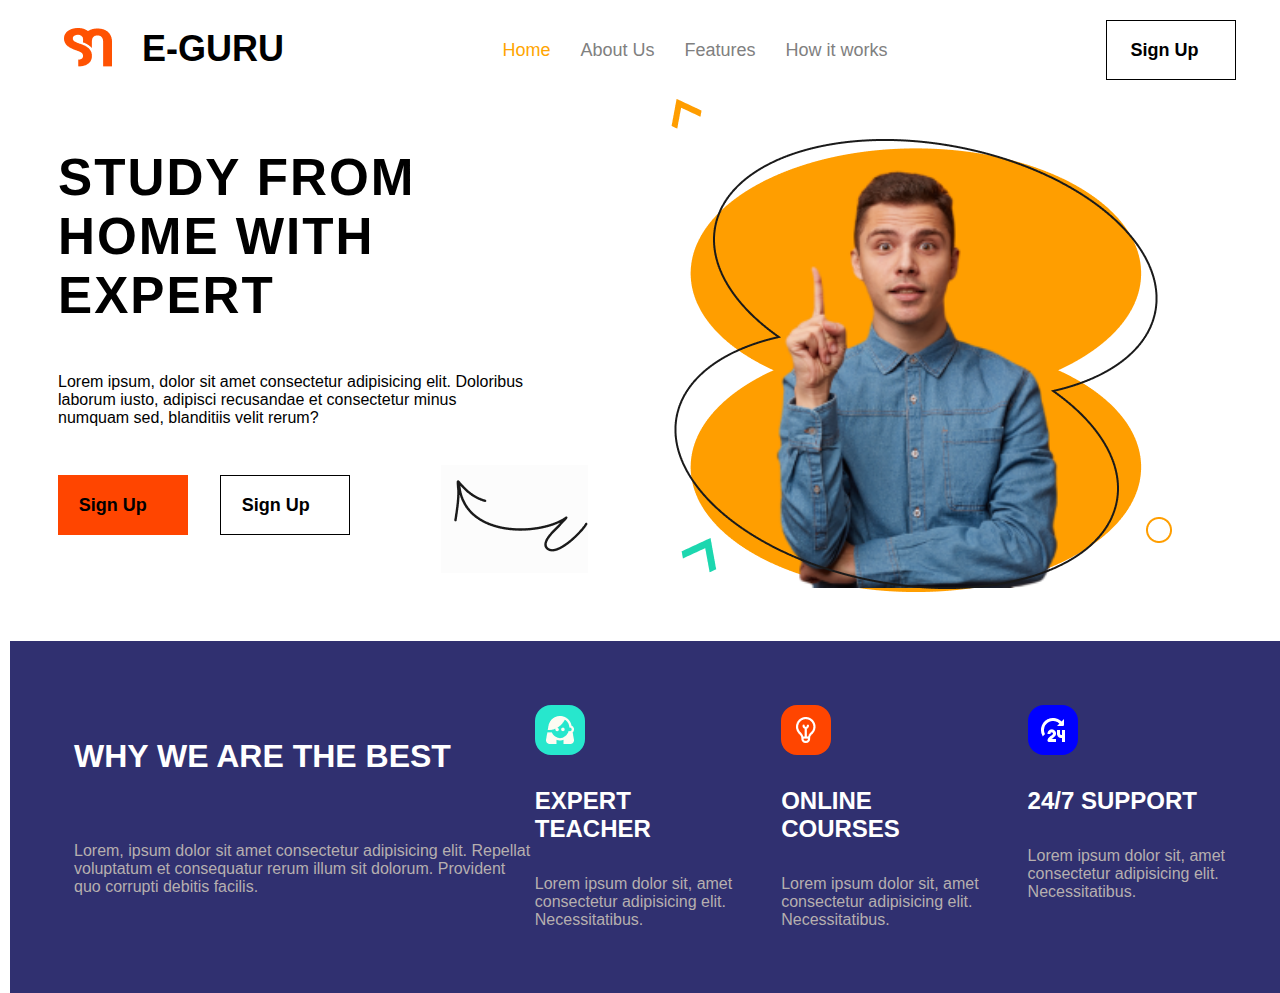
<file: Project 1 - E-Guru/index.html>
<!DOCTYPE html>
<html lang="en">

<head>
    <meta charset="UTF-8">
    <meta name="viewport" content="width=device-width, initial-scale=1.0">
    <title>E-Guru Assignment By PWSKILL</title>
    <link rel="stylesheet" href="style.css">
</head>

<body>
    <!-- Header  -->
    <header class="header  ">
        <div class="header-items logo  ">
            <span>
                <img src="./assets/logo.png" alt="" srcset="">
            </span>
            <h1>E-GURU</h1>
        </div>

        <div class="header-items nav-links ">
            <ul>
                <li class="orange">Home </li>
                <li class="gray">About Us</li>
                <li class="gray">Features</li>
                <li class="gray">How it works</li>
            </ul>
        </div>

        <div class="header-items nav-button ">


            <a href="#"> Sign Up</a>

        </div>

    </header>

    <!-- Main Section  -->
    <main>
        <div class="hero-section  ">

            <!-- Left  -->
            <div class="hero-section-item hero-section-left">
                <div class="font-2xl">
                    <h1>STUDY FROM HOME WITH EXPERT</h1>
                </div>
                <div>
                    <p>Lorem ipsum, dolor sit amet consectetur adipisicing elit. Doloribus laborum iusto, adipisci
                        recusandae et consectetur minus numquam sed, blanditiis velit rerum?</p>
                </div>

                <div class="button-div">
                    <!-- Button 1 -->
                    <div class="header-items button-orange ">
                        <a href="#"> Sign Up</a>
                    </div>

                    <!-- Button 2 -->
                    <div class="header-items nav-button ">
                        <a href="#"> Sign Up</a>
                    </div>
                </div>

            </div>

            <!-- Right -->
            <div class="hero-section-item MainSectionImage">


                <img class="Yellow_BG" src="./assets/main-image-bg.png" alt="Yellow-BG">

                <img class="MainGuy" src="./assets/main-image.png" alt="Main-Guy">

                <img class="main_image_pattern" src="./assets/main-image-pattern.png" alt="Image Pattern">

                <img class="circle" src="./assets/circle.png" alt="circle-image">

                <img class="curve-arrow" src="./assets/curve-arrow.png" alt="curve">

                <img class="green-arrow" src="./assets/green-arrow.png" alt="green arrow">

                <img class="orange-arrow" src="./assets/orange-arrow.png" alt="orange arrow">


            </div>
        </div>

    </main>

    <footer>
        <div class="footer-container">
            <div class="footer-left">
                <h1>WHY WE ARE THE BEST</h1>
                <P>Lorem, ipsum dolor sit amet consectetur adipisicing elit. Repellat voluptatum et consequatur rerum
                    illum sit dolorum. Provident quo corrupti debitis facilis.</P>
            </div>

            <div class="footer-right">
                <!-- Item 1 -->
                <div class="footer-right-items f-r-i-1">
                    <span class="icon-box">
                        <img src="./assets/vector3.png" alt="">
                    </span>
                    <h2>EXPERT TEACHER</h2>
                    <p>Lorem ipsum dolor sit, amet consectetur adipisicing elit. Necessitatibus.</p>
                </div>


                <!-- Item 2 -->
                <div class="footer-right-items f-r-i-2">
                    <span class="icon-box">
                        <img src="./assets/vector2.png" alt="">
                    </span>
                    <h2>ONLINE COURSES</h2>
                    <p>Lorem ipsum dolor sit, amet consectetur adipisicing elit. Necessitatibus.</p>
                </div>


                <!-- Item 3  -->
                <div class="footer-right-items f-r-i-3">
                    <span class="icon-box">
                        <img src="./assets/vector1.png" alt="">
                    </span>
                    <h2>24/7 SUPPORT</h2>
                    <p>Lorem ipsum dolor sit, amet consectetur adipisicing elit. Necessitatibus.</p>
                </div>

            </div>
        </div>
    </footer>



</body>

</html>
</file>
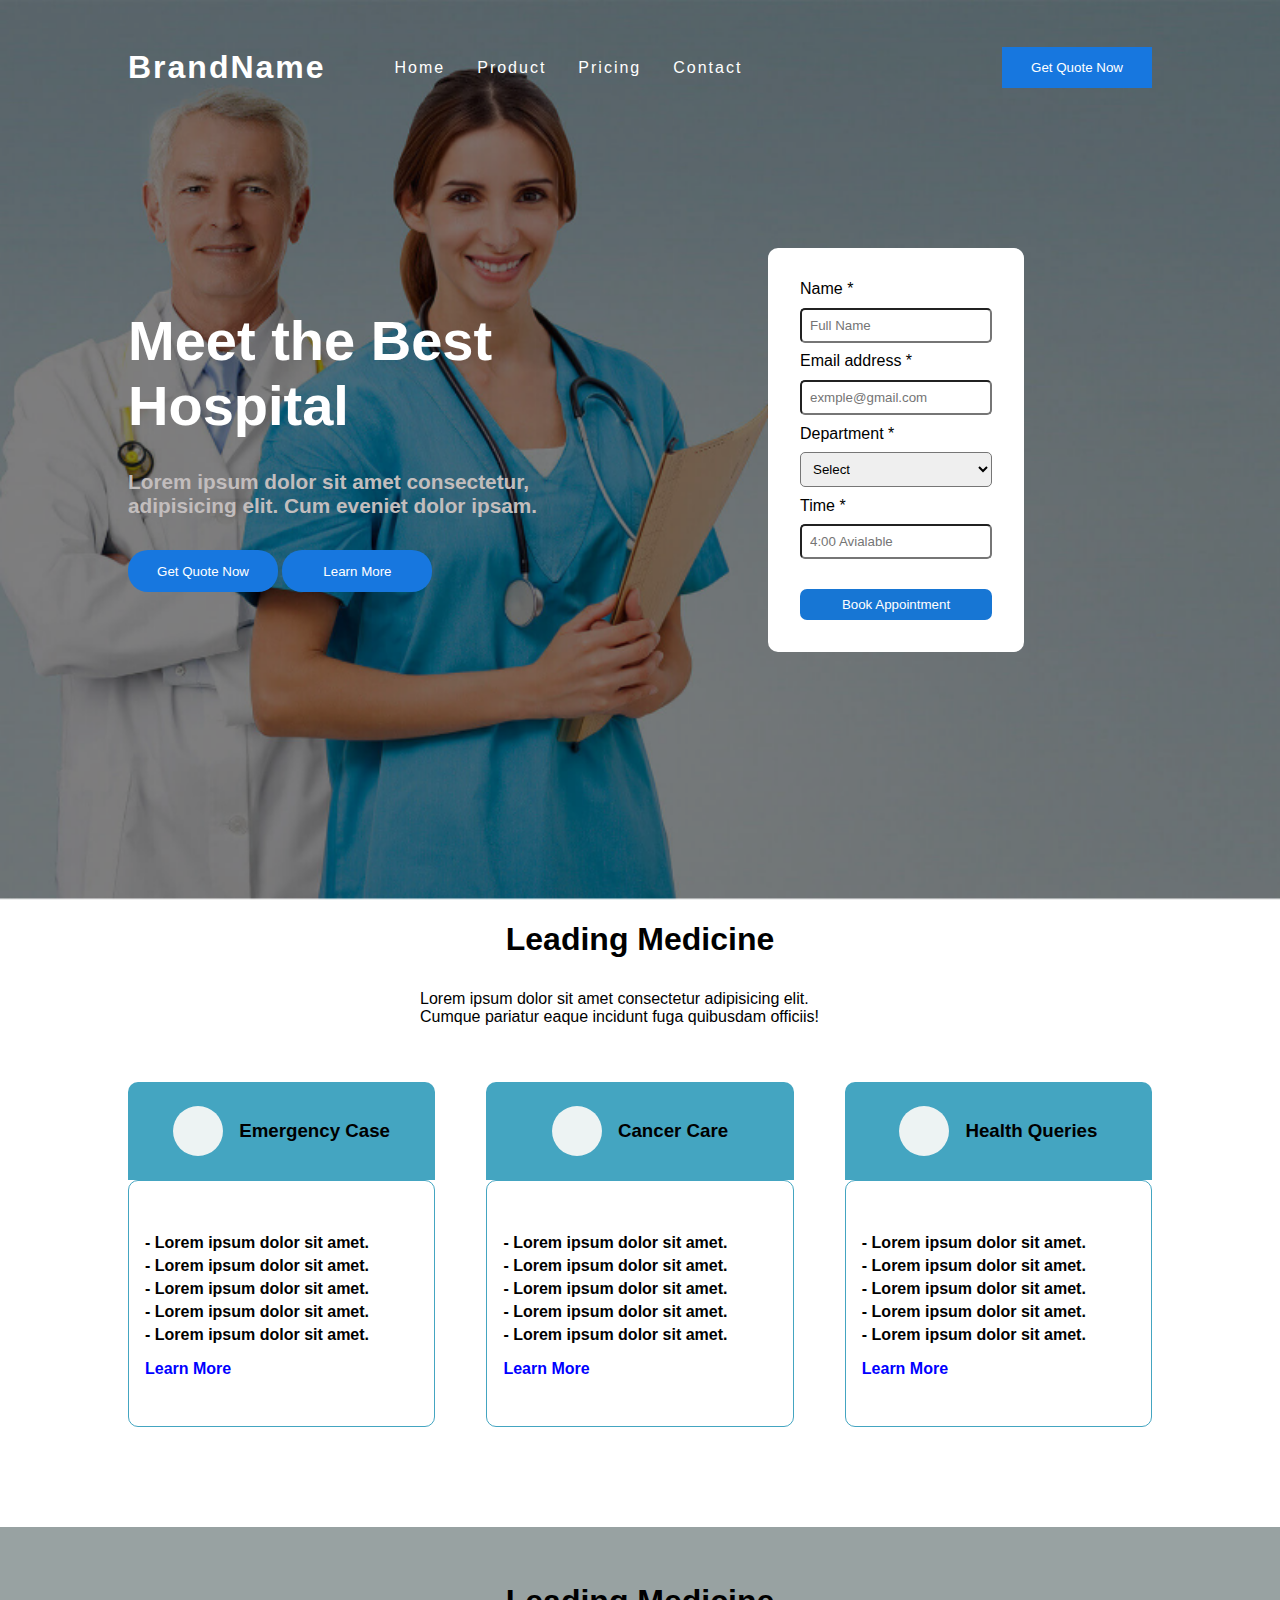
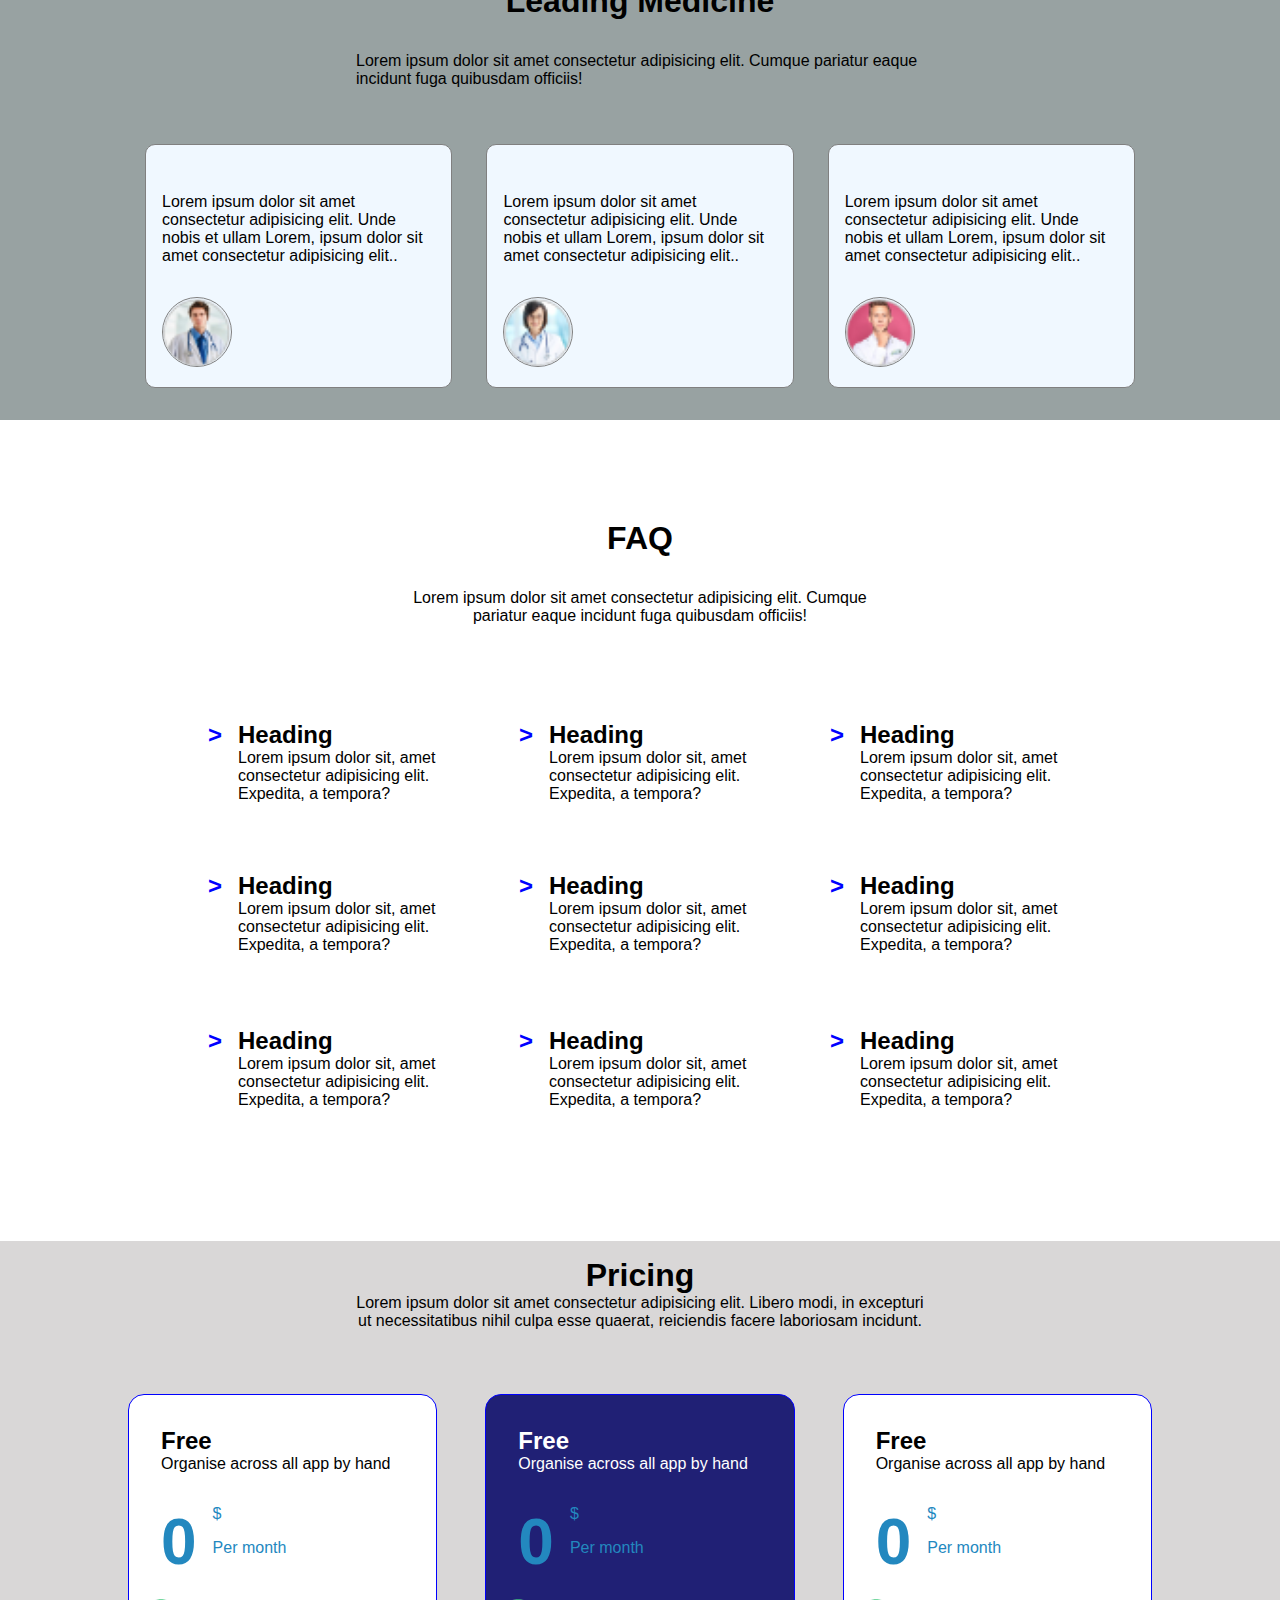
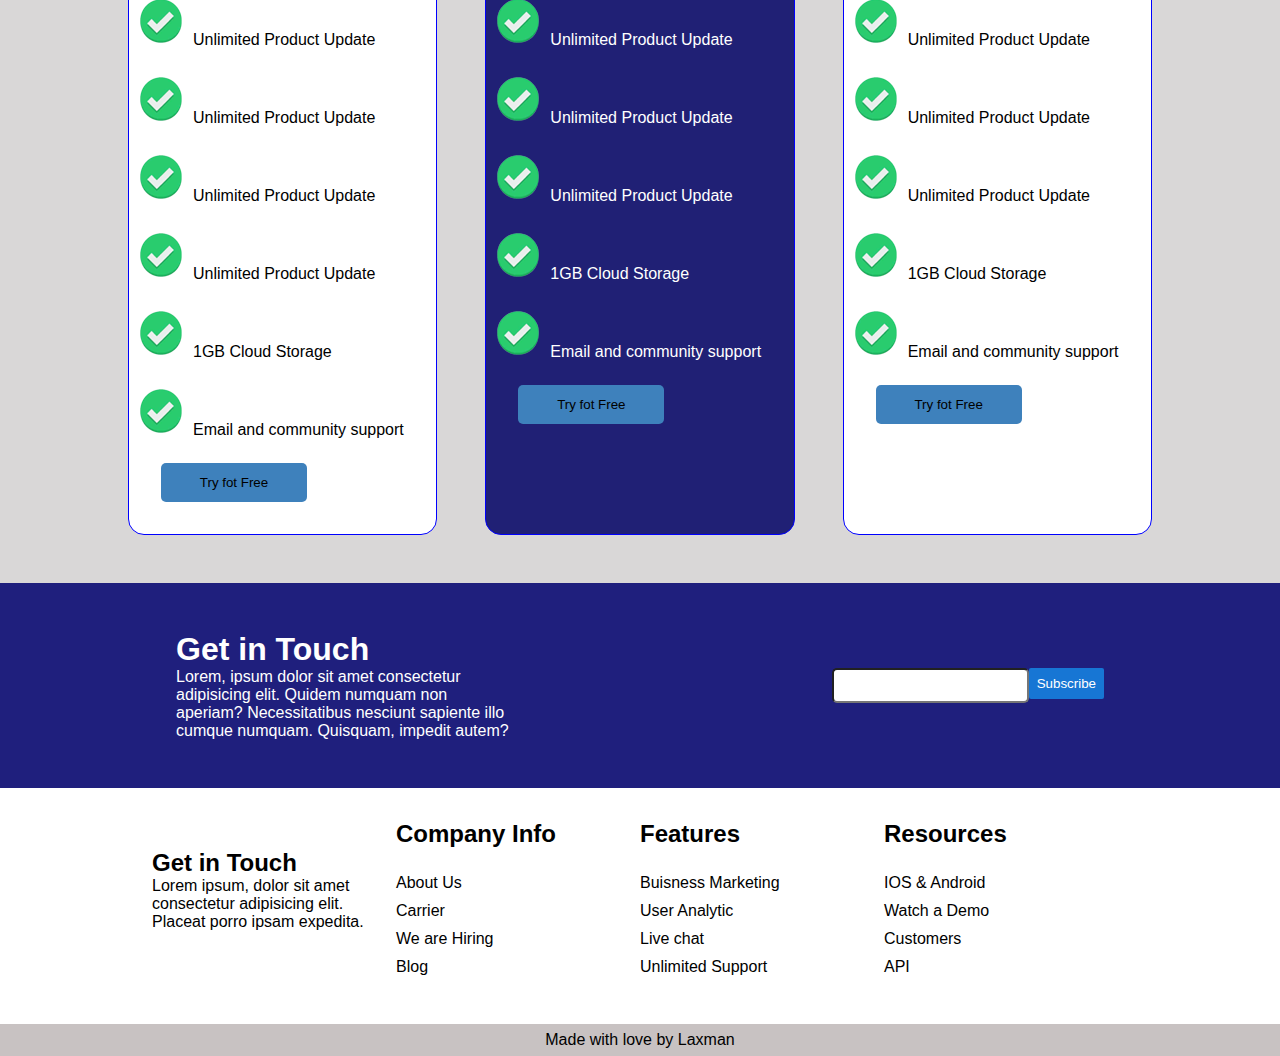
<file: Project 2 -Hospital Website/index.html>
<!DOCTYPE html>
<html lang="en">

<head>
    <meta charset="UTF-8">
    <meta name="viewport" content="width=device-width, initial-scale=1.0">
    <title>Hospital Website </title>
    <link rel="stylesheet" href="https://cdnjs.cloudflare.com/ajax/libs/font-awesome/6.4.0/css/all.min.css"
        integrity="sha512-iecdLmaskl7CVkqkXNQ/ZH/XLlvWZOJyj7Yy7tcenmpD1ypASozpmT/E0iPtmFIB46ZmdtAc9eNBvH0H/ZpiBw=="
        crossorigin="anonymous" referrerpolicy="no-referrer" />
    <link rel="stylesheet" href="style.css">
</head>

<body>

    <div class="top-container">
        <!-- Header -->
        <header class="header">
            <div class="header-left">
                <span>
                    <h1>BrandName</h1>
                </span>

                <ul class="list-nav">
                    <li>Home</li>
                    <li>Product</li>
                    <li>Pricing</li>
                    <li>Contact</li>
                </ul>
            </div>

            <div class="button-header">
                <button type="submit">Get Quote Now <span> <i class="fa-solid fa-arrow-right"></i></span> </button>
            </div>
        </header>


        <!-- Hero Section  -->
        <div class="hero">

            <!-- Hero Left  -->
            <div class="hero-left">
                <div class="h-l-inside">
                    <h1>Meet the Best Hospital</h1>
                    <p>Lorem ipsum dolor sit amet consectetur, adipisicing elit. Cum eveniet dolor ipsam.</p>
                    <div class="button-hero">
                        <button type="submit">Get Quote Now </button>
                        <button type="submit">Learn More </button>
                    </div>

                </div>
            </div>

            <!-- Hero Right  : Form Container -->
            <div class="hero-right">

                <div class="form-div">
                    <form action="">

                        <label for="name">Name *</label>
                        <input type="text" id="name" placeholder="Full Name">

                        <label for="email">Email address *</label>
                        <input type="text" id="email" placeholder="exmple@gmail.com">

                        <label for="dep">Department *</label>
                        <select name="department" id="dep">
                            <optgroup>
                                <option value=" ">Select</option>
                                <option value="Web Developer">Web Developer</option>
                                <option value="Web Developer">Graphic Designer</option>
                                <option value="Web Developer">MultiMedaia Designer</option>
                                <option value="Web Developer">Web Developer</option>
                            </optgroup>
                        </select>

                        <label for="time">Time *</label>
                        <input type="text" id="email" placeholder="4:00 Avialable">
                        <button type="submit">Book Appointment</button>

                    </form>
                </div>
            </div>
        </div>


        <!-- Leading Medicine one   -->
        <div class="leading-medicine-one">

            <div class="leading-medicine-1">
                <div class="leading-medicine-1-inside">
                    <h1>Leading Medicine </h1>
                    <p>Lorem ipsum dolor sit amet consectetur adipisicing elit. Cumque pariatur eaque incidunt fuga
                        quibusdam officiis!</p>
                </div>
            </div>


            <div class="leading-medicine-2">
                <!-- Card 1 -->
                <div class="card-container">
                    <!-- Card head  -->
                    <div class="card-head">
                        <span class="icon-user " style="height: 50px; width: 50px ;">
                            <i class="fa-solid fa-user"></i>
                        </span>
                        <h3>Emergency Case </h3>
                    </div>

                    <!-- Card Content -->
                    <div class="card-content">
                        <ul>
                            <li>Lorem ipsum dolor sit amet.</li>
                            <li>Lorem ipsum dolor sit amet.</li>
                            <li>Lorem ipsum dolor sit amet.</li>
                            <li>Lorem ipsum dolor sit amet.</li>
                            <li>Lorem ipsum dolor sit amet.</li>
                        </ul>
                        <span class="more-explore">
                            <p>Learn More</p>
                        </span>
                    </div>

                </div>

                <!-- Card 2 -->
                <div class="card-container">
                    <!-- Card head  -->
                    <div class="card-head">
                        <span class="icon-user " style="height: 50px; width: 50px ;">
                            <i class="fa-solid fa-user"></i>
                        </span>
                        <h3>Cancer Care </h3>
                    </div>

                    <!-- Card Content -->
                    <div class="card-content">
                        <ul>
                            <li>Lorem ipsum dolor sit amet.</li>
                            <li>Lorem ipsum dolor sit amet.</li>
                            <li>Lorem ipsum dolor sit amet.</li>
                            <li>Lorem ipsum dolor sit amet.</li>
                            <li>Lorem ipsum dolor sit amet.</li>
                        </ul>
                        <span class="more-explore">
                            <p>Learn More</p>
                        </span>
                    </div>

                </div>

                <!-- Card 3 -->
                <div class="card-container">
                    <!-- Card head  -->
                    <div class="card-head">
                        <span class="icon-user " style="height: 50px; width: 50px ;">
                            <i class="fa-solid fa-user"></i>
                        </span>
                        <h3>Health Queries </h3>
                    </div>

                    <!-- Card Content -->
                    <div class="card-content">
                        <ul>
                            <li>Lorem ipsum dolor sit amet.</li>
                            <li>Lorem ipsum dolor sit amet.</li>
                            <li>Lorem ipsum dolor sit amet.</li>
                            <li>Lorem ipsum dolor sit amet.</li>
                            <li>Lorem ipsum dolor sit amet.</li>
                        </ul>
                        <span class="more-explore">
                            <p>Learn More</p>
                        </span>
                    </div>

                </div>

            </div>


        </div>

        <!-- Leading Medicine one   -->
        <div class="leading-medicine-two">

            <div class="leading-medicine-1">
                <div class="leading-medicine-1-inside">
                    <h1>Leading Medicine </h1>
                    <p>Lorem ipsum dolor sit amet consectetur adipisicing elit. Cumque pariatur eaque incidunt fuga
                        quibusdam officiis!</p>
                </div>
            </div>


            <div class="leading-medicine-2">
                <div class="leading-medicine-inside">
                    <!-- Card 1 -->
                    <div class="card-container-lm-2">

                        <div class="ReviewCard1Stars">
                            <i class="fa-solid fa-star"></i>
                            <i class="fa-solid fa-star"></i>
                            <i class="fa-solid fa-star"></i>
                            <i class="fa-solid fa-star"></i>

                            <i class="fa-regular fa-star"></i>
                        </div>
                        <p>Lorem ipsum dolor sit amet consectetur adipisicing elit. Unde nobis et ullam Lorem, ipsum
                            dolor sit amet consectetur adipisicing elit..</p>
                        <span class="user-img">
                            <img src="./assets/user.1.png" alt="">

                    </div>

                    <!-- Card 2 -->
                    <div class="card-container-lm-2">

                        <div class="ReviewCard1Stars">
                            <i class="fa-solid fa-star"></i>
                            <i class="fa-solid fa-star"></i>
                            <i class="fa-solid fa-star"></i>
                            <i class="fa-solid fa-star"></i>

                            <i class="fa-regular fa-star"></i>
                        </div>

                        <p>Lorem ipsum dolor sit amet consectetur adipisicing elit. Unde nobis et ullam Lorem, ipsum
                            dolor sit amet consectetur adipisicing elit..</p>
                        <span class="user-img">
                            <img src="./assets/user.2.png" alt="">

                    </div>

                    <!-- Card 3 -->
                    <div class="card-container-lm-2">

                        <div class="ReviewCard1Stars">
                            <i class="fa-solid fa-star"></i>
                            <i class="fa-solid fa-star"></i>
                            <i class="fa-solid fa-star"></i>
                            <i class="fa-solid fa-star"></i>

                            <i class="fa-regular fa-star"></i>
                        </div>
                        <p>Lorem ipsum dolor sit amet consectetur adipisicing elit. Unde nobis et ullam Lorem, ipsum
                            dolor sit amet consectetur adipisicing elit..</p>
                        <span class="user-img">
                            <img src="./assets/user.3.png" alt="">

                    </div>
                </div>

            </div>


        </div>


        <!-- FAQ Container -->
        <div class="faq-container">

            <div class="faq-item-1">
                <div class="faq-item-1-inside">
                    <h1>FAQ </h1>
                    <p>Lorem ipsum dolor sit amet consectetur adipisicing elit. Cumque pariatur eaque incidunt fuga
                        quibusdam officiis!</p>
                </div>
            </div>

            <div class="faq-item-2">

                <div class="faq-item-2-inside">
                    <span> > </span>
                    <div>
                        <h2>Heading </h2>
                        <p>Lorem ipsum dolor sit, amet consectetur adipisicing elit. Expedita, a tempora?</p>
                    </div>

                </div>
                <div class="faq-item-2-inside">
                    <span>></span>
                    <div>
                        <h2>Heading </h2>
                        <p>Lorem ipsum dolor sit, amet consectetur adipisicing elit. Expedita, a tempora?</p>
                    </div>

                </div>
                <div class="faq-item-2-inside">
                    <span>></span>
                    <div>
                        <h2>Heading </h2>
                        <p>Lorem ipsum dolor sit, amet consectetur adipisicing elit. Expedita, a tempora?</p>
                    </div>

                </div>
                <div class="faq-item-2-inside">
                    <span>></span>
                    <div>
                        <h2>Heading </h2>
                        <p>Lorem ipsum dolor sit, amet consectetur adipisicing elit. Expedita, a tempora?</p>
                    </div>

                </div>
                <div class="faq-item-2-inside">
                    <span>></span>
                    <div>
                        <h2>Heading </h2>
                        <p>Lorem ipsum dolor sit, amet consectetur adipisicing elit. Expedita, a tempora?</p>
                    </div>

                </div>
                <div class="faq-item-2-inside">
                    <span>></span>
                    <div>
                        <h2>Heading </h2>
                        <p>Lorem ipsum dolor sit, amet consectetur adipisicing elit. Expedita, a tempora?</p>
                    </div>

                </div>
                <div class="faq-item-2-inside">
                    <span>></span>
                    <div>
                        <h2>Heading </h2>
                        <p>Lorem ipsum dolor sit, amet consectetur adipisicing elit. Expedita, a tempora?</p>
                    </div>

                </div>
                <div class="faq-item-2-inside">
                    <span>></span>
                    <div>
                        <h2>Heading </h2>
                        <p>Lorem ipsum dolor sit, amet consectetur adipisicing elit. Expedita, a tempora?</p>
                    </div>

                </div>
                <div class="faq-item-2-inside">
                    <span>></span>
                    <div>
                        <h2>Heading </h2>
                        <p>Lorem ipsum dolor sit, amet consectetur adipisicing elit. Expedita, a tempora?</p>
                    </div>

                </div>


            </div>


        </div>


        <!-- Pricing Section -->
        <div class="priceContainer">
            <div class="priceSection">

                <div class="pricingHead">
                    <h1>Pricing</h1>

                    <p>Lorem ipsum dolor sit amet consectetur adipisicing elit. Libero modi, in excepturi ut
                        necessitatibus
                        nihil culpa esse quaerat, reiciendis facere laboriosam incidunt.</p>
                </div>

                <div class="priceContent">
                    <!-- Price Detaile  1-->
                    <div class="priceDetails">

                        <h2>Free</h2>
                        <p>Organise across all app by hand</p>

                        <div class="priceNum">
                            <h1>0</h1>
                            <div class="PriceMonth">
                                <span>$</span>
                                <span>Per month</span>

                            </div>

                        </div>

                        <ul>
                            <li>Unlimited Product Update</li>
                            <li>Unlimited Product Update</li>
                            <li>Unlimited Product Update</li>
                            <li>Unlimited Product Update</li>
                            <li>1GB Cloud Storage</li>
                            <li>Email and community support</li>
                        </ul>

                        <button type="submit">Try fot Free</button>

                    </div>


                    <!-- Price Detaile  2-->
                    <div class="priceDetails active">

                        <h2>Free</h2>
                        <p>Organise across all app by hand</p>

                        <div class="priceNum">
                            <h1>0</h1>
                            <div class="PriceMonth">
                                <span>$</span>
                                <span>Per month</span>

                            </div>

                        </div>

                        <ul>
                            <li>Unlimited Product Update</li>
                            <li>Unlimited Product Update</li>
                            <li>Unlimited Product Update</li>
                            <li>1GB Cloud Storage</li>
                            <li>Email and community support</li>
                        </ul>

                        <button type="submit">Try fot Free</button>

                    </div>


                    <!-- Price Detaile  3-->
                    <div class="priceDetails">

                        <h2>Free</h2>
                        <p>Organise across all app by hand</p>

                        <div class="priceNum">
                            <h1>0</h1>
                            <div class="PriceMonth">
                                <span>$</span>
                                <span>Per month</span>

                            </div>

                        </div>

                        <ul>
                            <li>Unlimited Product Update</li>
                            <li>Unlimited Product Update</li>
                            <li>Unlimited Product Update</li>
                            <li>1GB Cloud Storage</li>
                            <li>Email and community support</li>
                        </ul>

                        <button type="submit">Try fot Free</button>

                    </div>


                </div>
            </div>
        </div>


        <!-- fOOTER  -->

        <footer>

            <div class="getintouch_section">

                <div class="getintouch_content">
                    <div class="div">
                        <h1>Get in Touch </h1>
                        Lorem, ipsum dolor sit amet consectetur adipisicing elit. Quidem numquam non aperiam?
                        Necessitatibus nesciunt sapiente illo cumque numquam. Quisquam, impedit autem?
                    </div>

                    <div ">
                        <form action="" method=" get" class="footer-form">

                        <input type="text">
                        <span><button type="submit" class="footer-sumit">Subscribe</button></span>


                        </form>
                    </div>

                </div>

            </div>



            <div class="footer-links">
                <div class="footer-links">

                    <div class="footer-items">
                        <h2>Get in Touch</h2>
                        <p>Lorem ipsum, dolor sit amet consectetur adipisicing elit. Placeat porro ipsam expedita.</p>
                        <div class="social-links">
                            <span><i class="fa-brands fa-facebook"></i></span>
                            <span><i class="fa-brands fa-instagram"></i></span>
                            <span><i class="fa-brands fa-twitter"></i></span>
                        </div>
                    </div>

                    <div class="footer-items">
                        <h2>Company Info</h2>
                        <ul>
                            <li>About Us</li>
                            <li>Carrier</li>
                            <li>We are Hiring</li>
                            <li>Blog</li>
                        </ul>
                    </div>

                    <div class="footer-items">
                        <h2>Features</h2>
                        <ul>
                            <li>Buisness Marketing</li>
                            <li>User Analytic</li>
                            <li>Live chat</li>
                            <li>Unlimited Support </li>
                        </ul>
                    </div>

                    <div class="footer-items">
                        <h2>Resources</h2>
                        <ul>
                            <li>IOS & Android</li>
                            <li>Watch a Demo</li>
                            <li>Customers</li>
                            <li>API</li>
                        </ul>
                    </div>

                </div>

            </div>



        </footer>


        <!-- Bottom most  -->
        <div class="bottom-footer">
            <p>Made with love by Laxman</p>
        </div>


    </div>






</body>

</html>
</file>
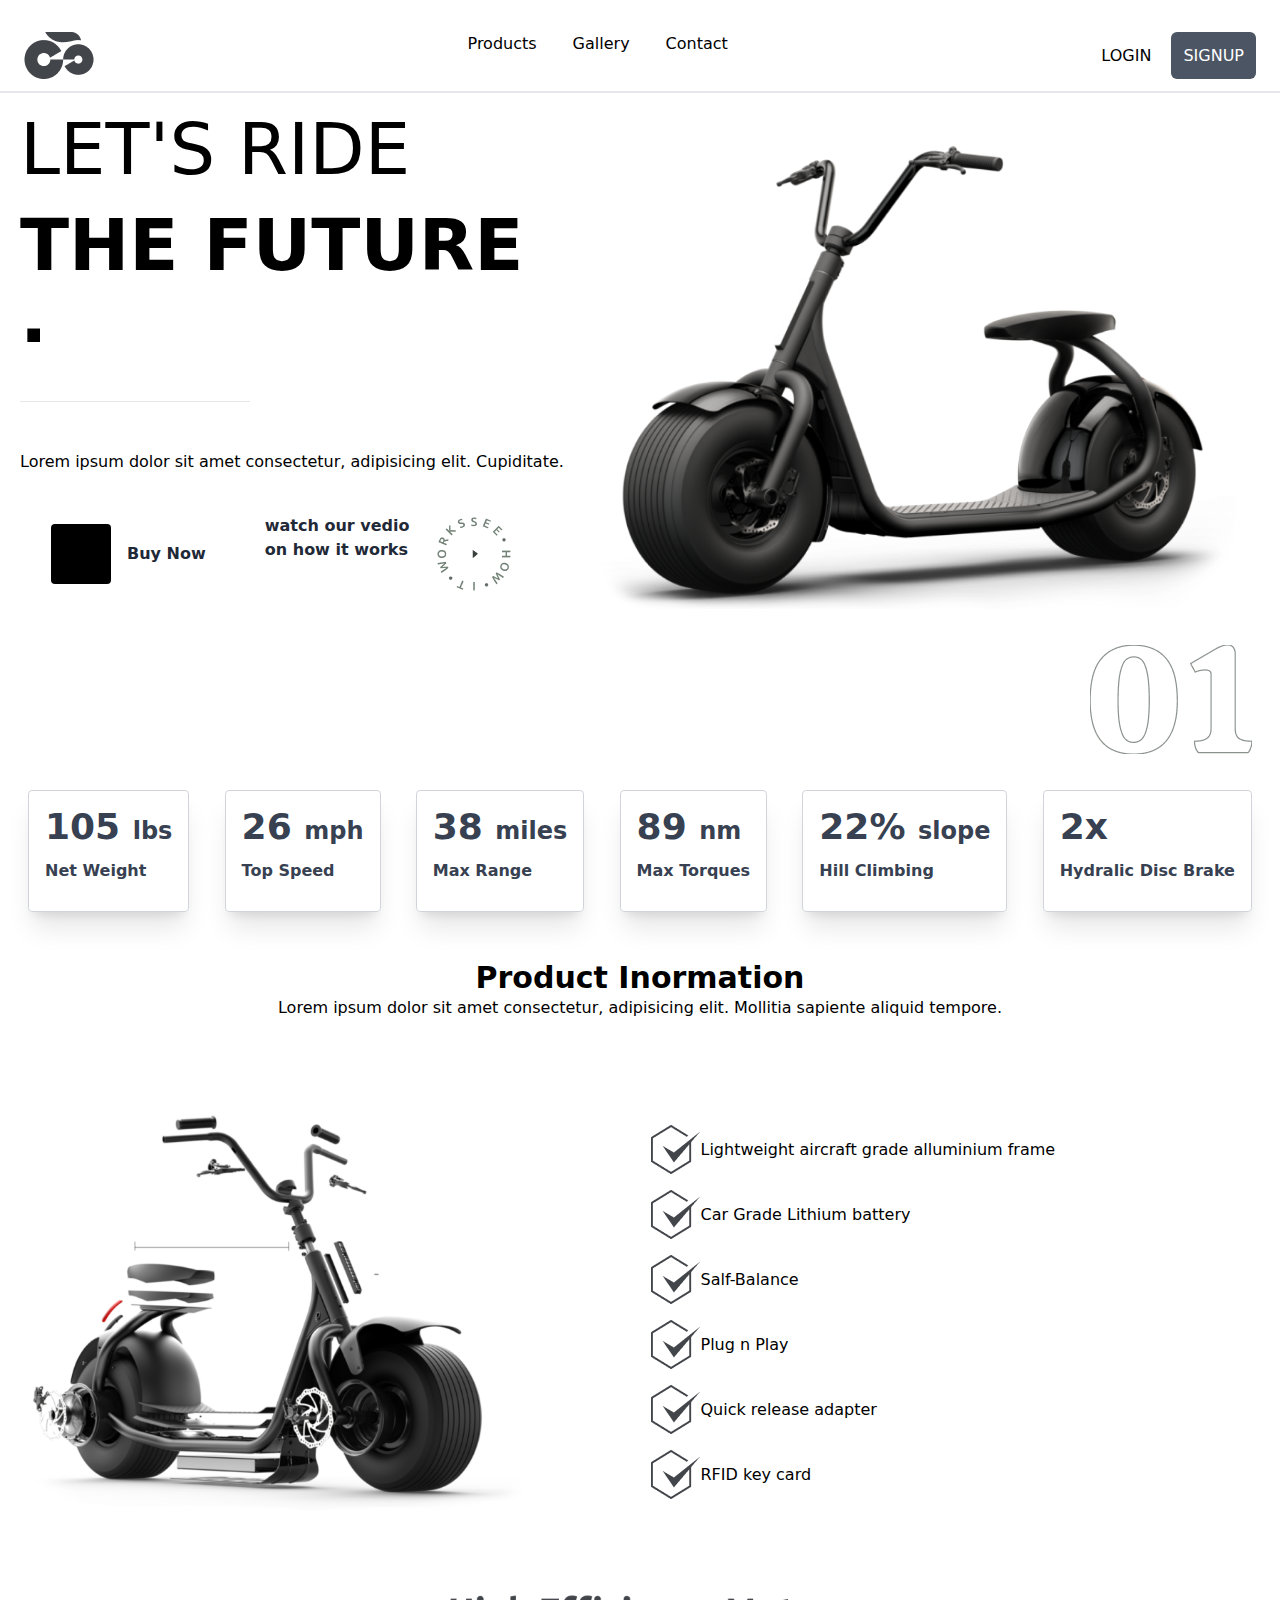
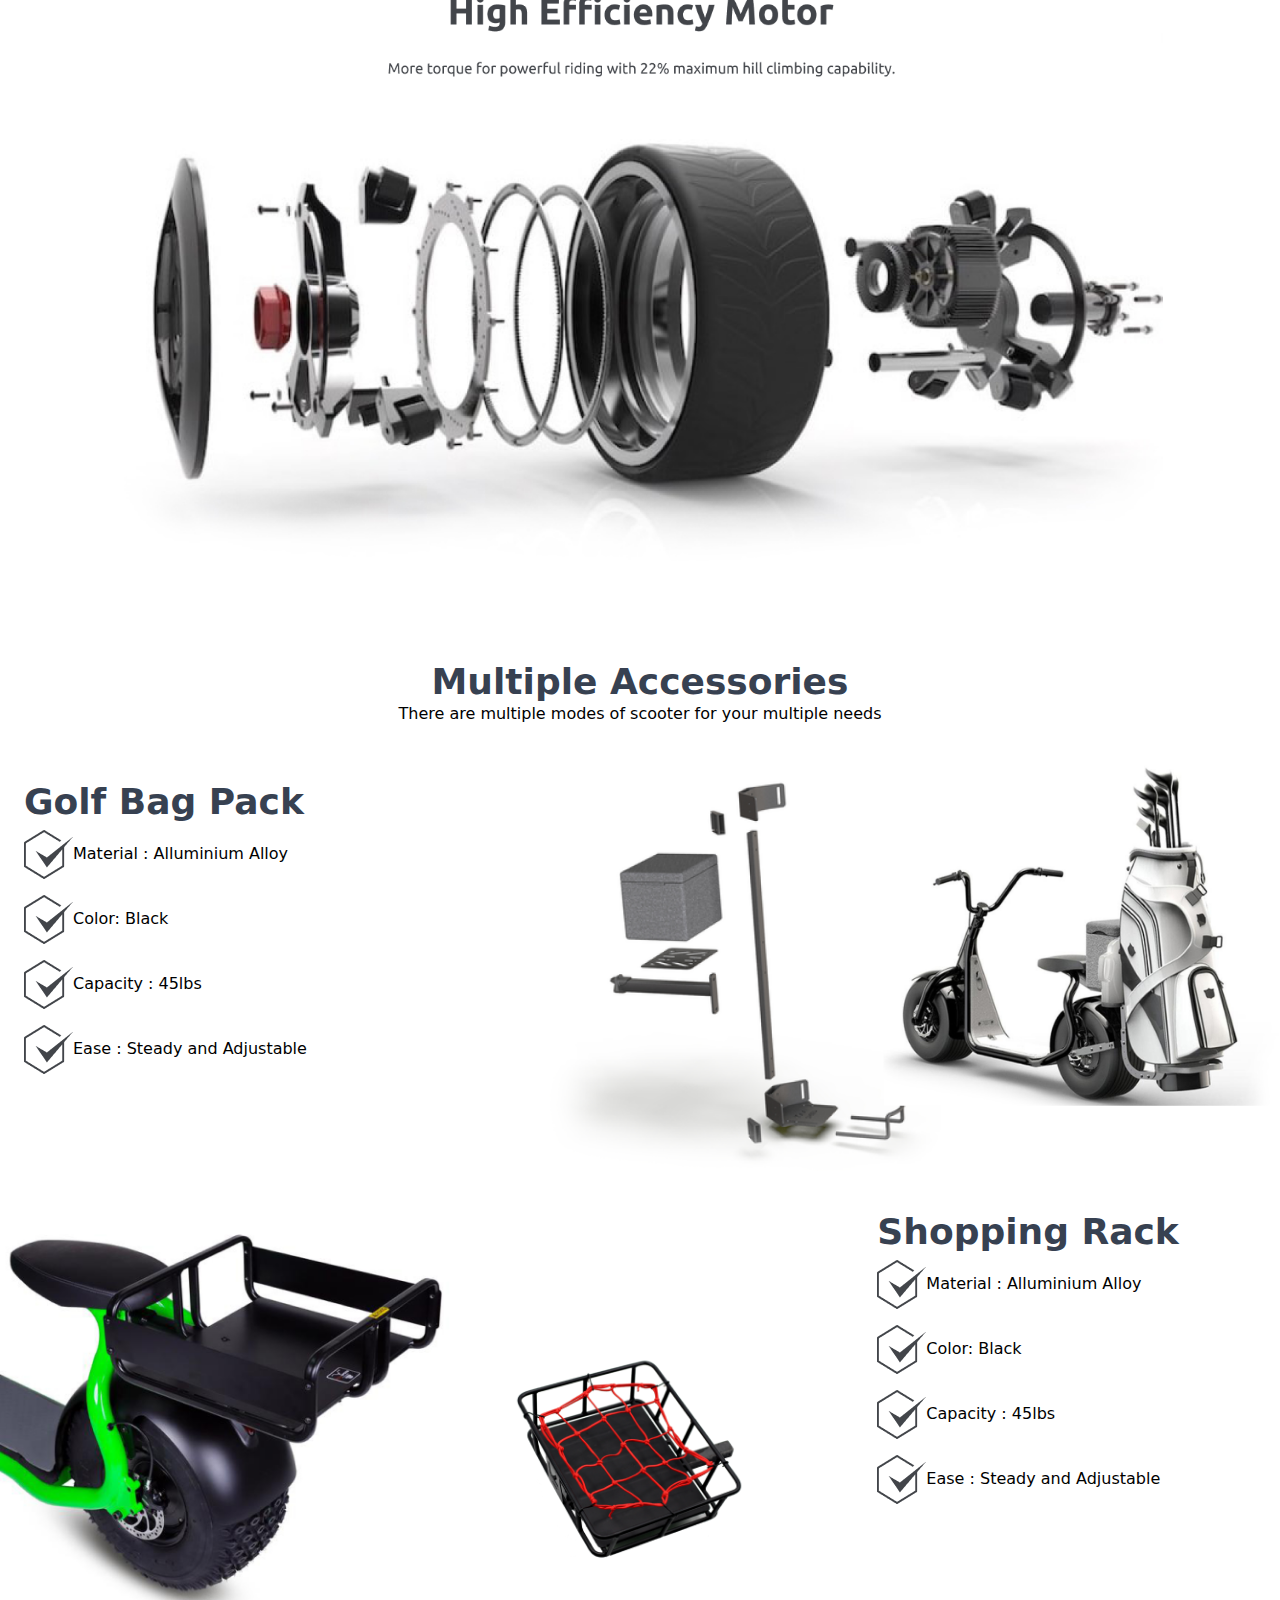
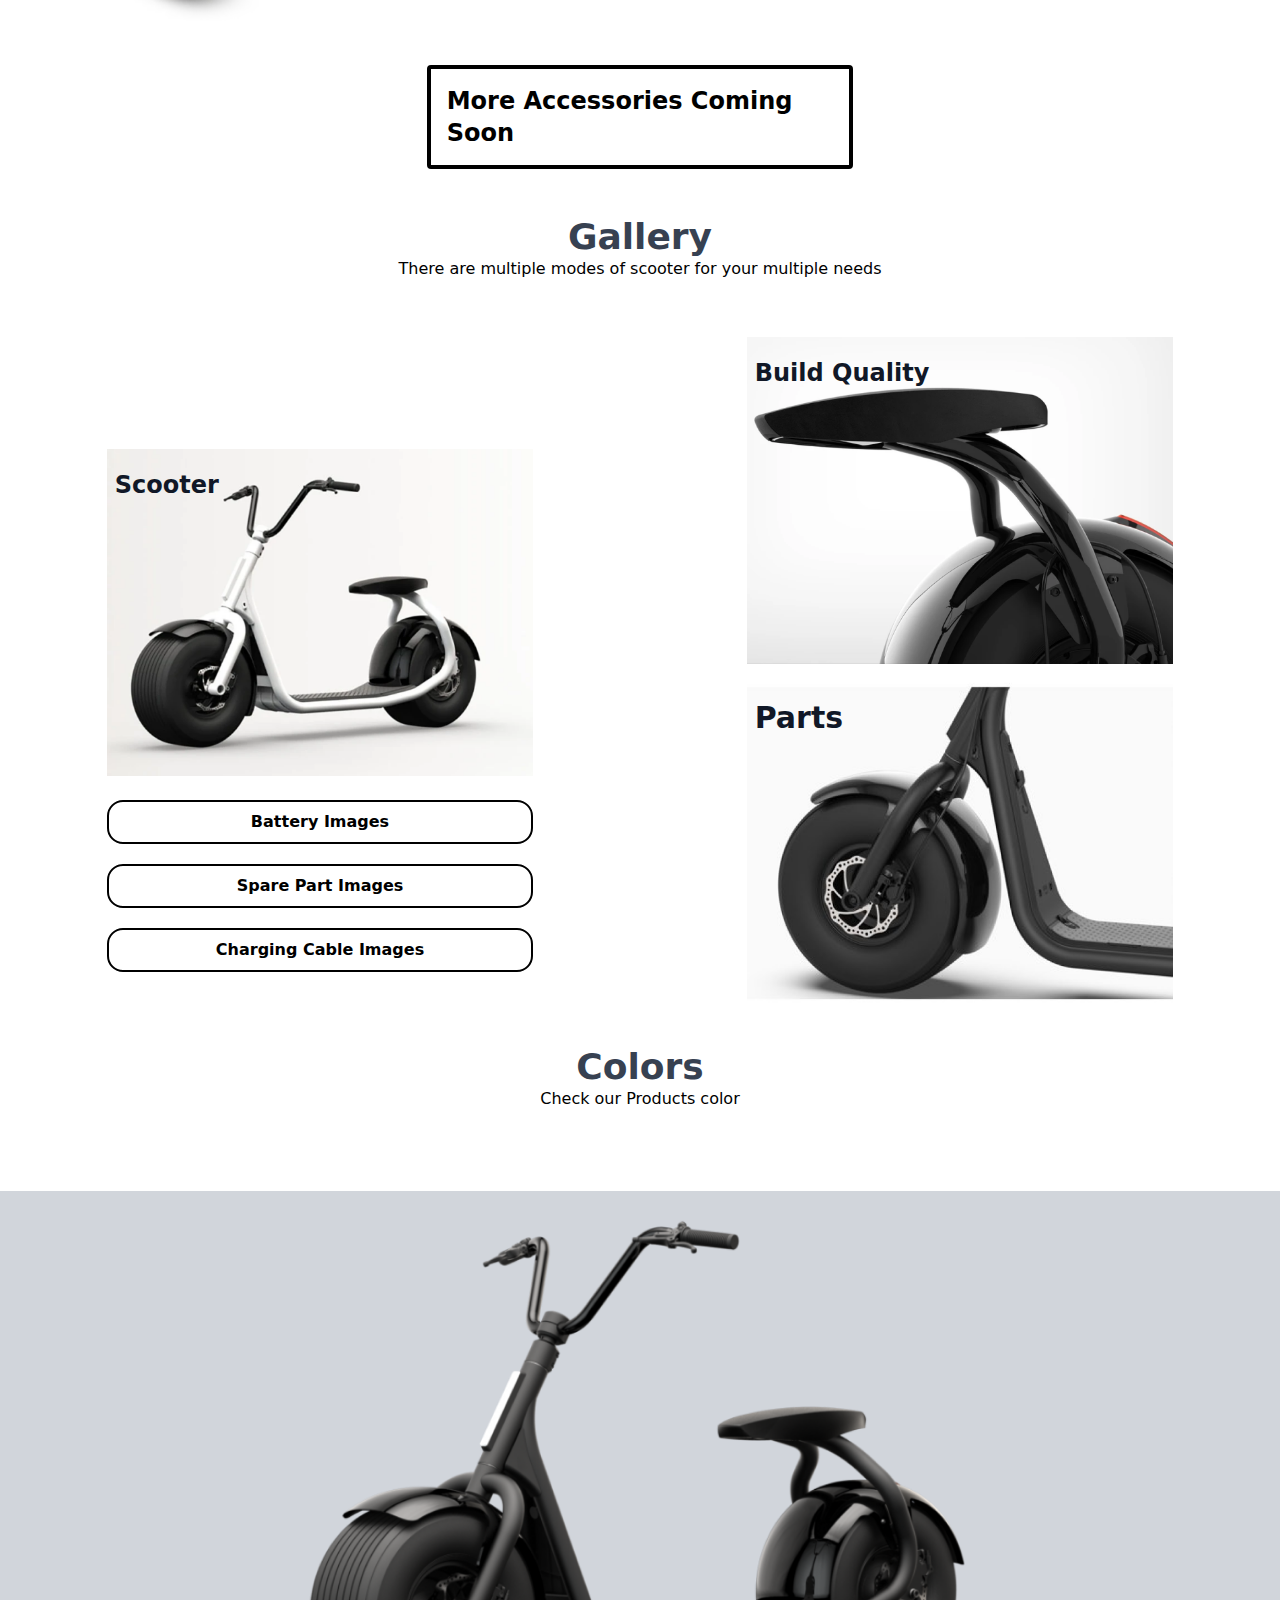
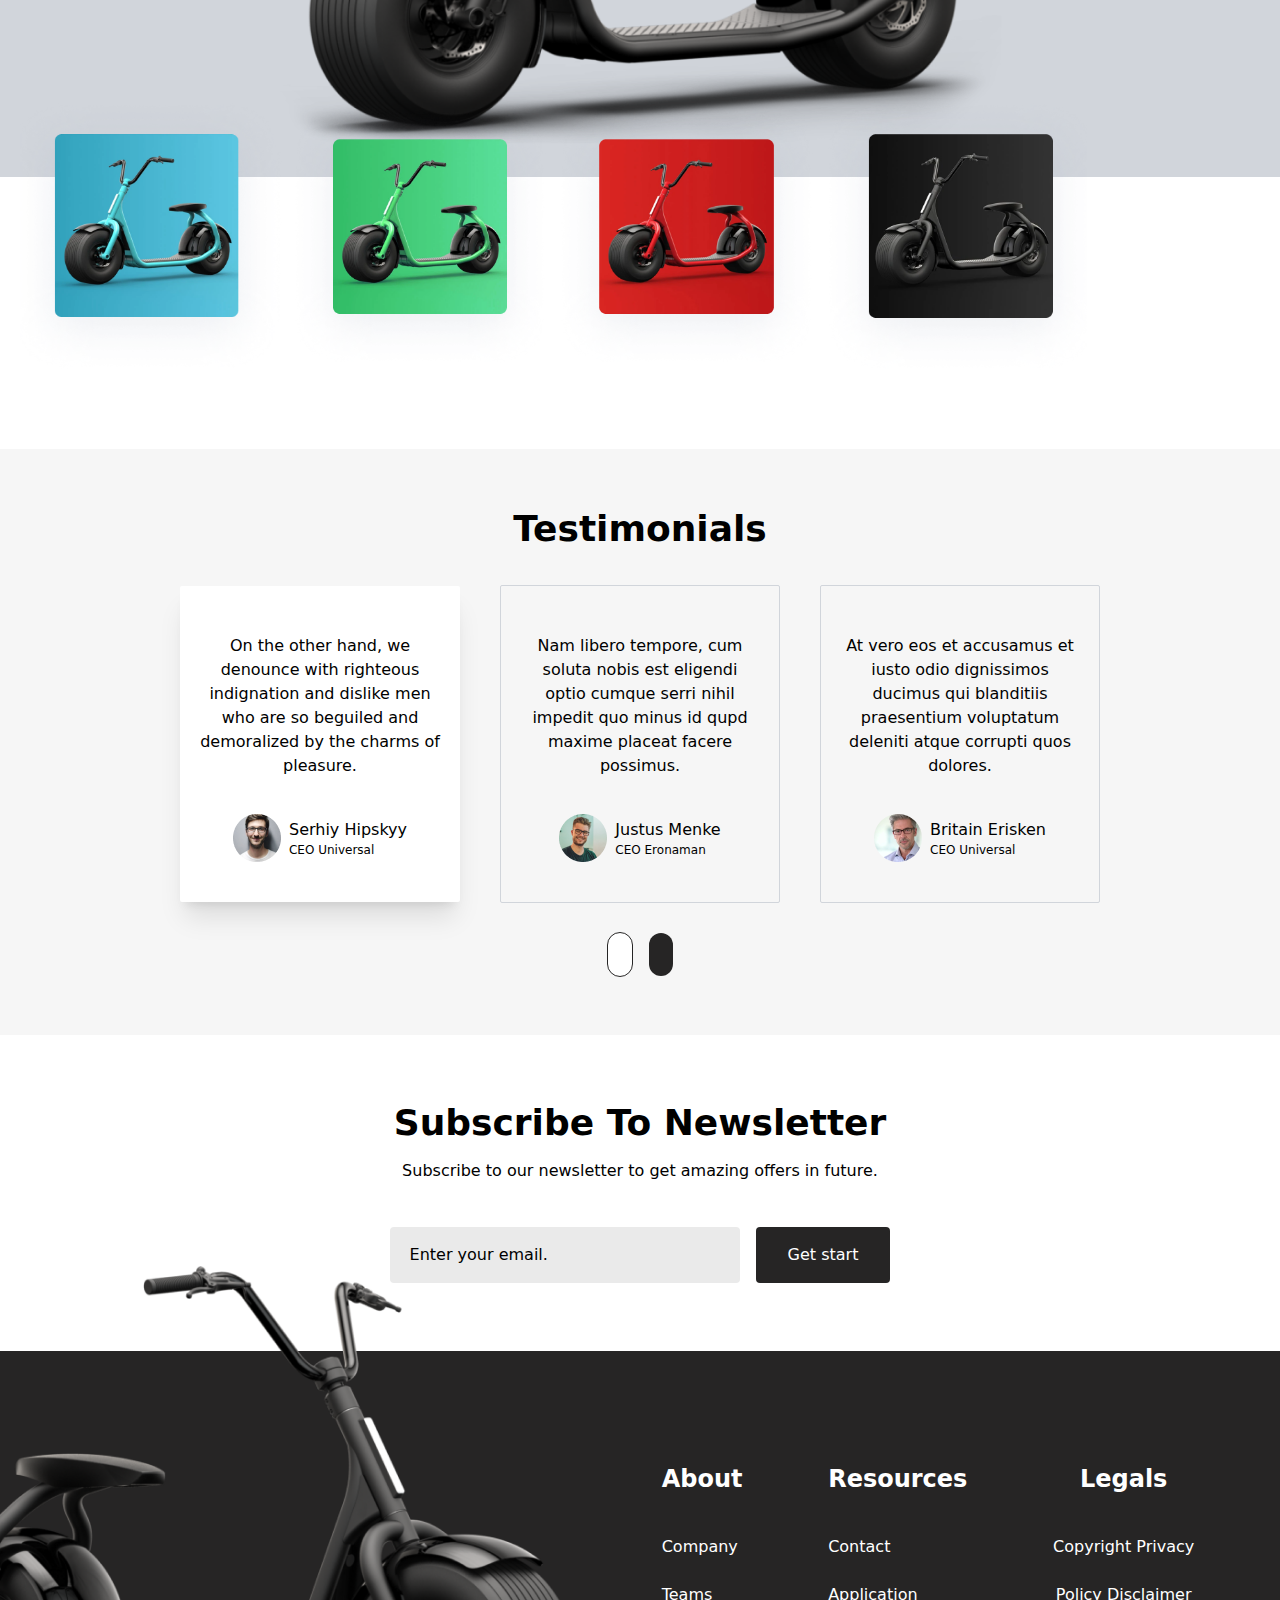
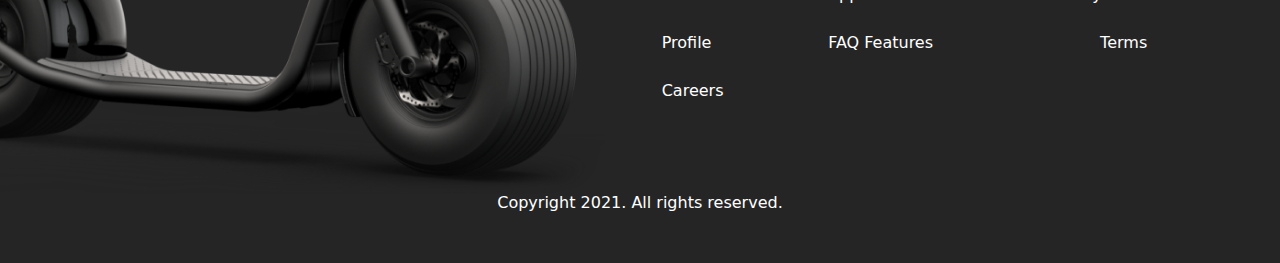
<file: Project 3 -Bike Landing Page/index.html>
<!DOCTYPE html>
<html lang="en">

<head>
    <meta charset="UTF-8">
    <meta name="viewport" content="width=device-width, initial-scale=1.0">
    <title>Document</title>
    <link rel="stylesheet" href="https://cdnjs.cloudflare.com/ajax/libs/font-awesome/6.4.0/css/all.min.css"
        integrity="sha512-iecdLmaskl7CVkqkXNQ/ZH/XLlvWZOJyj7Yy7tcenmpD1ypASozpmT/E0iPtmFIB46ZmdtAc9eNBvH0H/ZpiBw=="
        crossorigin="anonymous" referrerpolicy="no-referrer" />
    <link rel="stylesheet" href="style.css">
</head>

<body>

    <!-- Navbar  -->
    <nav class="w-full  h-auto my-5 flex gap-4 justify-between px-6 py-3  align-middle border-b-2">
        <div>
            <img src="./assets/logo.png" alt="" srcset="">
        </div>
        <div>
            <ul class="flex gap-9">
                <li><a href="#">Products</a></li>
                <li><a href="#">Gallery</a></li>
                <li><a href="#">Contact</a></li>
            </ul>
        </div>
        <div class="flex gap-5">
            <button type="submit" class="">LOGIN</button>
            <button type="submit " class="bg-gray-600 px-3 text-white rounded-md ">SIGNUP</button>
        </div>

    </nav>


    <!-- Main Section  -->
    <section class="w-full    my-0">

        <div class="flex px-5 w-screen">

            <div class="w-7/12">
                <h1 class="text-7xl">LET'S RIDE </h1><br>
                <h1 class="text-7xl font-bold">THE FUTURE . </h1>

                <hr class="mt-12 w-5/12 text-black">
                <p class="mt-12">Lorem ipsum dolor sit amet consectetur, adipisicing elit. Cupiditate.</p>

                <div class="flex gap-7 justify-center align-middle py-10 self-end">


                    <div class="flex gap-4 w-6/12 justify-center items-center">
                        <div
                            class=" flex justify-center align-super items-center box w-[60px] h-[60px] bg-black rounded text-white">
                            <i class="fa-solid fa-arrow-right"></i>
                        </div>
                        <h1 class="font-bold text-gray-800">Buy Now </h1>
                    </div>

                    <div class="flex gap-4 ">
                        <p class="w-6/12 font-bold  text-gray-800   ">watch our vedio on how it works </p>
                        <span>
                            <img src="./assets/header play button.png" alt="">
                        </span>
                    </div>


                </div>
            </div>

            <div class=" ">

                <img class="p-6 h-70" src="./assets/header image.png" alt="">
            </div>


        </div>


        <!-- for 01 and next image button -->
        <div class="w-screen  flex justify-end px-7">
            <div>
                <img src="./assets/01.png" alt="">
            </div>


        </div>

    </section>


    <!-- Features START  -->
    <div class=" px-7 w-screen flex  h-auto justify-between py-5 mt-4">
        <div class=" text-gray-700 font-semibold h-30 border-gray-300 border p-4 rounded shadow-xl ">
            <h1 class="text-4xl font-bold">105 <span class="text-2xl">lbs</span> </h1>
            <p class="py-3">Net Weight</p>
        </div>

        <div class=" text-gray-700 font-semibold h-30 border-gray-300 border p-4 rounded shadow-xl">
            <h1 class="text-4xl font-bold">26 <span class="text-2xl">mph</span> </h1>
            <p class="py-3">Top Speed</p>
        </div>
        <div class=" text-gray-700 font-semibold h-30 border-gray-300 border p-4 rounded shadow-xl">
            <h1 class="text-4xl font-bold">38 <span class="text-2xl">miles</span> </h1>
            <p class="py-3">Max Range</p>
        </div>
        <div class=" text-gray-700 font-semibold h-30 border-gray-300 border p-4 rounded shadow-xl">
            <h1 class="text-4xl font-bold">89 <span class="text-2xl">nm</span> </h1>
            <p class="py-3">Max Torques</p>
        </div>
        <div class=" text-gray-700 font-semibold h-30 border-gray-300 border p-4 rounded shadow-xl">
            <h1 class="text-4xl font-bold">22% <span class="text-2xl">slope</span> </h1>
            <p class="py-3">Hill Climbing</p>
        </div>
        <div class=" text-gray-700 font-semibold h-30 border-gray-300 border p-4 rounded shadow-xl">
            <h1 class="text-4xl font-bold">2x </h1>
            <p class="py-3">Hydralic Disc Brake</p>
        </div>
    </div>
    <!-- Features END  -->


    <!-- Product information -->
    <section class="w-screen">

        <!-- ........................ -->
        <div class="w-screen  text-center justify-center items-center  py-7">
            <h1 class="text-3xl font-bold">Product Inormation</h1>
            <p>Lorem ipsum dolor sit amet consectetur, adipisicing elit. Mollitia sapiente aliquid tempore.</p>

        </div>

        <!-- ....................... -->
        <div class="w-screen  py-3 flex">

            <div class="w-5/12">
                <img src="./assets/product information image.png" alt="" srcset="">
            </div>


            <!-- Product Features -->
            <div class="w-6/12 flex justify-center items-center">
                <ul class=" ">
                    <li class="flex  justify-start items-center py-2"> <span><img src="./assets/Icon.png" alt=""
                                srcset=""></span> Lightweight aircraft grade alluminium frame</li>
                    <li class="flex  justify-start items-center py-2"> <span><img src="./assets/Icon.png" alt=""
                                srcset=""></span>Car Grade Lithium battery </li>
                    <li class="flex  justify-start items-center  py-2"> <span><img src="./assets/Icon.png" alt=""
                                srcset=""></span>Salf-Balance </li>
                    <li class="flex  justify-start items-center  py-2"> <span><img src="./assets/Icon.png" alt=""
                                srcset=""></span>Plug n Play</li>
                    <li class="flex  justify-start items-center  py-2"> <span><img src="./assets/Icon.png" alt=""
                                srcset=""></span>Quick release adapter </li>
                    <li class="flex  justify-start items-center  py-2"> <span><img src="./assets/Icon.png" alt=""
                                srcset=""></span>RFID key card </li>
                </ul>

            </div>
        </div>

    </section>





    <!-- Internal Features  START -->

    <section class="internal-features w-screen">

        <div class="  m-3 flex justify-center items-center ">
            <img class="w-10/12" src="./assets/high efficiency motor.png" alt="">
        </div>



    </section>

    <!-- Internal Features  END -->





    <!-- Multiple Accessories  Features  START -->

    <section class="w-screen">

        <!-- Information and Heading START  -->

        <div class="w-screen  text-center justify-center items-center  py-7">
            <h1 class="text-4xl font-bold text-gray-700">Multiple Accessories</h1>
            <p>There are multiple modes of scooter for your multiple needs </p>
        </div>

        <!-- Information and Heading END  -->



        <div class="w-screen  py-1 flex">

            <!-- Product Features START -->
            <div class="w-5/12  self-start p-6 items-center">
                <h1 class="font-bold text-4xl text-gray-700">Golf Bag Pack</h1>
                <ul class=" ">
                    <li class="flex  justify-start items-center py-2"> <span><img src="./assets/Icon.png" alt=""
                                srcset=""></span> Material : Alluminium Alloy</li>
                    <li class="flex  justify-start items-center py-2"> <span><img src="./assets/Icon.png" alt=""
                                srcset=""></span>Color: Black </li>
                    <li class="flex  justify-start items-center  py-2"> <span><img src="./assets/Icon.png" alt=""
                                srcset=""></span>Capacity : 45lbs </li>
                    <li class="flex  justify-start items-center  py-2"> <span><img src="./assets/Icon.png" alt=""
                                srcset=""></span>Ease : Steady and Adjustable </li>
                </ul>

            </div>
            <!-- Product Features END -->



            <!-- Product Image  START-->
            <div class="w-7/12">
                <img src="./assets/golf bag rock.png" alt="" srcset="">
            </div>

            <!-- Product Image END -->


        </div>

        <!-- Related Image START -->

    </section>
    <!-- Multiple Accessories  Features  END -->




    <!-- Shopping Rack Section START -->
    <section class="w-screen flex ">


        <div class="w-screen  py-9 flex justify-between ">


            <div class="w-7/12">
                <img src="./assets/shopping rack.png" alt="" srcset="">
            </div>




            <div class="w-4/12  flex-col gap-3 px-6 ">
                <h1 class="font-bold text-4xl text-gray-700">Shopping Rack</h1>
                <ul class=" ">
                    <li class="flex  justify-start items-center py-2"> <span><img src="./assets/Icon.png" alt=""
                                srcset=""></span> Material : Alluminium Alloy</li>
                    <li class="flex  justify-start items-center py-2"> <span><img src="./assets/Icon.png" alt=""
                                srcset=""></span>Color: Black </li>
                    <li class="flex  justify-start items-center  py-2"> <span><img src="./assets/Icon.png" alt=""
                                srcset=""></span>Capacity : 45lbs </li>
                    <li class="flex  justify-start items-center  py-2"> <span><img src="./assets/Icon.png" alt=""
                                srcset=""></span>Ease : Steady and Adjustable </li>
                </ul>

            </div>
        </div>
        <!-- Shopping Rack Section START -->

    </section>
    <!-- Shopping Rack Section END -->


    <!-- More Accessories Button -->
    <div class="w-screen flex justify-center items-center py-2">
        <div class="w-4/12 border-4  p-4 border-black rounded flex justify-center items-center font-bold text-2xl ">
            More Accessories Coming Soon
        </div>
    </div>



    <!-- Gallery section START -->

    <section>

        <div class="w-screen  text-center justify-center items-center  py-10">
            <h1 class="text-4xl font-bold text-gray-700">Gallery</h1>
            <p>There are multiple modes of scooter for your multiple needs </p>
        </div>


        <!-- Actual image Gallery START -->
        <div class="w-screen flex h-auto">
            <div class="w-6/12 flex-col justify-center items-center">

                <div class="pt-32 w-8/12  mx-auto ">
                    <p class="absolute font-bold px-2 text-2xl  text-gray-900 py-5">Scooter</p>
                    <img src="./assets/gallery scooter.png" alt="" srcset="">
                </div>


                <ul class="pt-6 w-8/12  mx-auto flex-col space-y-5 ">
                    <li class=" p-2 border-2 border-black rounded-2xl flex justify-center items-center font-bold  ">
                        Battery Images
                    </li>
                    <li class=" p-2 border-2 border-black rounded-2xl flex justify-center items-center font-bold ">Spare
                        Part
                        Images</li>
                    <li class=" p-2 border-2 border-black rounded-2xl flex justify-center items-center font-bold ">
                        Charging Cable
                        Images</li>
                </ul>

            </div>
            <div class="w-6/12">
                <div class="pt-4 w-8/12 h-8/12  mx-auto">
                    <p class="absolute font-bold px-2 text-2xl  text-gray-900 py-5">Build Quality </p>
                    <img src="./assets/gallery built quality.png" alt="" srcset="">
                </div>
                <div class="pt-4 w-8/12  mx-auto">
                    <p class="absolute font-bold px-2 text-3xl  text-gray-900 py-5">Parts</p>
                    <img src="./assets/gallery parts.png" alt="" srcset="">
                </div>
            </div>
        </div>


    </section>
    <!-- Gallery section END -->


    <!-- Color Variation Section START -->
    <section class="w-screen">

        <div class="w-screen  text-center justify-center items-center  py-10">
            <h1 class="text-4xl font-bold text-gray-700">Colors</h1>
            <p>Check our Products color </p>
        </div>


        <div class="images w-screen bg-gray-300 mt-10  p-5 relative ">
            <img class="w-7/12 h-auto  mx-auto  " src="./assets/header image.png" alt="">

            <div class="w-10/12 mx-auto  flex justify-center items-center absolute bottom-[-200px]">

                <img class="w-3/12" src="./assets/color-scooter-1.png " alt="" srcset="">

                <img class="w-3/12" src="./assets/color-scooter-2.png " alt="" srcset="">

                <img class="w-3/12" src="./assets/color-scooter-3.png " alt="" srcset="">

                <img class="w-3/12" src="./assets/color-scooter-4.png " alt="" srcset="">

            </div>
        </div>
        <section>

            <!-- Color Variation Section END -->

            <!-- SECTION11: TESTIMONIALS -->
            <div class="mt-[17rem] bg-[#f6f6f6] mx-[-3rem]">
                <div class="p-3 text-center mb-14 ">
                    <h1 class="text-4xl font-bold mb-9 mt-12">Testimonials</h1>


                    <!-- Reviews Box -->
                    <div class="flex sm:flex-row flex-col items-center justify-center gap-10 mb-10">
                        <!-- BOX1  -->
                        <div class="w-[280px] bg-white flex flex-col rounded-sm justify-center py-10 px-5 shadow-xl">
                            <!-- Stars -->
                            <div class="text-[#fc9803] mb-2 text-sm justify-center gap-1 flex">
                                <i class="fa-solid fa-star"></i>
                                <i class="fa-solid fa-star"></i>
                                <i class="fa-solid fa-star"></i>
                                <i class="fa-solid fa-star"></i>
                                <i class="fa-solid fa-star"></i>
                            </div>

                            <!-- paragraph -->
                            <p class="mb-9">On the other hand, we denounce with righteous indignation and dislike men
                                who are so beguiled and demoralized by the charms of pleasure.</p>

                            <!-- Person -->
                            <div class="flex items-center justify-center gap-2">
                                <img src="./assets/serhiy hipskyy.png" alt="">

                                <div class="text-start">
                                    <h2 class="font-medium text-base">Serhiy Hipskyy</h2>

                                    <p class="text-xs">CEO Universal</p>
                                </div>

                            </div>

                        </div>

                        <!-- BOX2  -->
                        <div
                            class="w-[280px]  flex flex-col rounded-sm justify-center py-10 px-5 border-[1px] border-gray-300 ">
                            <!-- Stars -->
                            <div class="text-[#fc9803] mb-2 text-sm justify-center gap-1 flex">
                                <i class="fa-solid fa-star"></i>
                                <i class="fa-solid fa-star"></i>
                                <i class="fa-solid fa-star"></i>
                                <i class="fa-solid fa-star"></i>
                                <i class="fa-solid fa-star"></i>
                            </div>

                            <!-- paragraph -->
                            <p class="mb-9">Nam libero tempore, cum soluta nobis est eligendi optio cumque serri nihil
                                impedit quo minus id qupd maxime placeat facere possimus.</p>

                            <!-- Person -->
                            <div class="flex items-center justify-center gap-2">
                                <img src="./assets/Justus Menke.png" alt="">

                                <div class="text-start">
                                    <h2 class="font-medium text-base">Justus Menke</h2>

                                    <p class="text-xs">CEO Eronaman</p>
                                </div>

                            </div>

                        </div>
                        <!-- BOX3  -->
                        <div
                            class="w-[280px] flex flex-col rounded-sm justify-center py-10 px-5 border-[1px] border-gray-300">
                            <!-- Stars -->
                            <div class="text-[#fc9803] mb-2 text-sm justify-center gap-1 flex">
                                <i class="fa-solid fa-star"></i>
                                <i class="fa-solid fa-star"></i>
                                <i class="fa-solid fa-star"></i>
                                <i class="fa-solid fa-star"></i>
                                <i class="fa-solid fa-star"></i>
                            </div>

                            <!-- paragraph -->
                            <p class="mb-9">At vero eos et accusamus et iusto odio dignissimos ducimus qui blanditiis
                                praesentium voluptatum deleniti atque corrupti quos dolores. </p>

                            <!-- Person -->
                            <div class="flex items-center justify-center gap-2">
                                <img src="./assets/Britain Eriksen.png" alt="">

                                <div class="text-start">
                                    <h2 class="font-medium text-base">Britain Erisken</h2>

                                    <p class="text-xs">CEO Universal</p>
                                </div>

                            </div>

                        </div>
                    </div>

                    <!-- Swipe Buttons -->
                    <div class="mb-14">
                        <i
                            class="fa-solid fa-arrow-left-long p-3  text-[#262525] border-[1px] border-[#262525] rounded-full bg-white mr-2 cursor-pointer "></i>

                        <i
                            class="fa-solid fa-arrow-right-long p-3 bg-[#262525] text-white rounded-full ml-2 cursor-pointer"></i>
                    </div>
                </div>
            </div>


            <!-- SECTION12: CONTACT  -->
            <div class="p-3 text-center mb-14">
                <h1 class="text-4xl font-bold mb-4">Subscribe To Newsletter</h1>

                <p class="text-base mb-11">Subscribe to our newsletter to get amazing offers in future.</p>

                <div class="flex flex-col sm:flex-row justify-center items-center gap-4">

                    <input type="email"
                        class="px-5 py-4 bg-[#eaeaea] text-black rounded border-none outline-none w-[400px] sm:w-[350px] placeholder:text-black  "
                        name="Email" placeholder="Enter your email.">

                    <p class="px-8  py-4 bg-[#262525] text-white rounded ">Get start</p>

                </div>
            </div>

            <!-- FOOTER -->
            <footer>
                <div class="bg-[#262525] flex  relative md:flex-col flex-row mt-7">
                    <!-- Image  -->
                    <div class="absolute top-[-5rem] md:top-[-6rem] w-8/12  justify-center items-center">
                        <img class="" src="./assets/footer scooter.png" alt="footer_Img">
                    </div>

                    <!-- Right Nav Options -->
                    <div
                        class="text-white flex sm:flex-row flex-col  sm:justify-evenly sm:items-start my- lg:pl-[45%] lg:pt-28 md:pt-[500px] sm:pt-[550px] pt-[500px] justify-center w-[100%] ">
                        <!-- BOX1 -->
                        <div class="sm:text-start text-center">
                            <h1 class="cursor-pointer text-2xl font-bold mb-10">About</h1>

                            <p class="cursor-pointer mb-6">Company</p>

                            <p class="cursor-pointer mb-6">Teams</p>

                            <p class="cursor-pointer mb-6">Profile</p>

                            <p class="cursor-pointer mb-6">Careers</p>
                        </div>

                        <!-- BOX2 -->
                        <div class="sm:text-start text-center">
                            <h1 class="cursor-pointer text-2xl font-bold mb-10">Resources</h1>

                            <p class="cursor-pointer mb-6">Contact</p>

                            <p class="cursor-pointer mb-6">Application</p>

                            <p class="cursor-pointer mb-6">FAQ Features</p>
                        </div>

                        <!-- BOX3 -->
                        <div class="sm:text-start text-center justify-center flex flex-col items-center">
                            <h1 class="cursor-pointer text-2xl font-bold mb-10">Legals</h1>

                            <p class="cursor-pointer mb-6">Copyright Privacy</p>

                            <p class="cursor-pointer mb-6">Policy Disclaimer</p>

                            <p class="cursor-pointer mb-6">Terms</p>

                            <div class=" flex gap-4 text-3xl">
                                <i class="fa-brands fa-facebook cursor-pointer"></i>

                                <i class="fa-brands fa-twitter cursor-pointer"></i>

                                <i class="fa-brands fa-instagram cursor-pointer"></i>
                            </div>
                        </div>
                    </div>
                </div>

                <p class="bg-[#262525]
        &;copy text-white text-center pb-12 cursor-default pt-16">Copyright 2021. All rights reserved. </p>

            </footer>
</body>

</html>
</file>
<file: Project 1 - E-Guru/style.css>
* {
  margin: 0;
  padding: 0;
  box-sizing: border-box;
}

body,
html {
  width: 100%;
  height: 100%;
  margin: 0px 5px;
  font-family: sans-serif;
}

/* Utility Class */
.orange {
  color: orange;
}
.gray {
  color: gray;
}

.header {
  padding: 1em 3em;
  font-size: large;
  display: flex;
  align-items: center;
  justify-content: space-between;
  margin: 2px auto;
}
.font-2xl {
  font-size: 1.6em;
  letter-spacing: 2px;
}

.flex {
  display: flex;
}

.nav-links ul,
.logo {
  list-style-type: none;
  display: flex;
  gap: 30px;
}

.nav-button {
  display: flex;
  align-items: center;
  text-align: center;
  width: 130px;
  height: 60px;
  padding: 1.3em;
  border: 1px solid rgb(0, 0, 0);
}
.nav-button :link {
  text-decoration: none;
  color: black;
  font-size: large;
  font-weight: 900;
}

.hero-section {
  /* background-color: #27e7cd; */
  display: flex;
  height: 80%;
  justify-content: space-between;
  padding: 3em;
}
.hero-section-left {
  width: 40%;
  display: flex;
  flex-direction: column;
  gap: 3em;
}

/* To be Updated  */
.MainSectionImage {
  display: flex;
  flex-direction: column;
  width: 55%;
  align-items: center;
  justify-content: center;
  position: relative;
}

.MainGuy {
  position: absolute;
  top: 10px;
  height: 430px;
  overflow: hidden;
}
.main_image_pattern {
  position: absolute;
  top: -10px;
}
.circle {
  position: absolute;
  bottom: 50px;
  right: 70px;
}

.curve-arrow {
  position: absolute;
  bottom: 20px;
  left: -150px;
}
.green-arrow{
  position: absolute;
  bottom: 20px;
  left: 90px;
}

.orange-arrow{
  position: absolute;
  top: -50px;
  left: 80px;
}
/* To be Updated  */

.button-div {
  display: flex;
  gap: 2em;
}

.button-orange {
  display: flex;
  align-items: center;
  text-align: center;
  width: 130px;
  height: 60px;
  padding: 1.3em;
  background-color: orangered;
}

.button-orange :link {
  text-decoration: none;
  color: black;
  font-size: large;
  font-weight: 900;
}

/* fOOTER  */
.footer-container {
  padding: 4em;
  display: flex;
  color: white;
  width: 100%;
  background-color: rgb(48, 48, 112);
}
.footer-container p {
  color: #b6afaf;
  font-weight: 500;
}

.footer-right {
  display: flex;
  justify-content: space-around;
  gap: 3em;
  width: 60%;
}
.footer-left {
  display: flex;
  flex-direction: column;
  justify-content: space-around;
  width: 40%;
}
.footer-right-items {
  display: flex;
  flex-direction: column;
  gap: 2em;
}

.icon-box {
  display: flex;
  justify-content: center;
  align-items: center;
  width: 50px;
  height: 50px;
  border-radius: 1em;
}

.f-r-i-1 span {
  background-color: #27e7cd;
}
.f-r-i-2 span {
  background-color: orangered;
}
.f-r-i-3 span {
  background-color: blue;
}
</file>
<file: Project 2 -Hospital Website/style.css>
* {
  padding: 0;
  margin: 0;
  box-sizing: border-box;
}

/*   margin: 0px auto; \
width:80%

*/

html,
body {
  font-family: sans-serif;
  width: 100%;
  height: 100%;
}

.top-container {
  height: 100%;
  width: 100%;
  background-image: url(./assets/background.png);
  background-size: cover;
  background-repeat: no-repeat;
  /* filter: brightness(); */
}

a:link {
  text-decoration: none;
  color: white;
}

.header {
  width: 80%;
  margin: 0px auto;
  color: white;
  letter-spacing: 2px;
  height: 15%;

  display: flex;
  justify-content: space-between;
  gap: 2em;
  align-items: center;
}
.header-left {
  width: 60%;
}

.header-left,
.list-nav {
  display: flex;
  gap: 2em;
  justify-content: space-between;
  align-items: center;
}
.list-nav li {
  cursor: pointer;
  list-style-type: none;
}

.button-header button {
  cursor: pointer;
  padding: 1em;
  width: 150px;
  background-color: rgb(23, 119, 223);
  border: none;
  color: white;
}

/* HERO SECTION */
.hero {
  margin: 0 auto;
  width: 80%;
  height: 70%;
  display: flex;
}

.hero-left {
  width: 50%;
  display: flex;
  justify-content: start;
  align-items: center;
  align-self: center;
}
.h-l-inside {
  width: 80%;
  height: 50%;
  display: flex;
  flex-direction: column;
  gap: 2em;
}
.hero-left button {
  border-radius: 20px;
  padding: 1em;
  width: 150px;
  background-color: rgb(23, 119, 223);
  border: none;
  color: white;
}
.hero-left h1 {
  font-size: 3.5em;
  color: white;
}
.hero-left p {
  font-size: 1.3em;
  color: rgb(194, 189, 189);
  font-weight: 700;
}
.hero-left h1 {
  font-size: 3.5em;
  color: white;
}

/* HERO LEFT */
.hero-right {
  width: 50%;
  display: flex;
  justify-content: center;
  align-items: center;
}

.form-div {
  background-color: white;
  width: 50%;
  height: auto;
  border-radius: 10px;
  gap: 1.4em;
}

.form-div form {
  padding: 2em;
  display: flex;
  flex-direction: column;
  gap: 0.6em;
}
form input,
select {
  padding: 0.6em;
  border-radius: 5px;
  display: flex;
  flex-direction: column;
  gap: 0.5em;
}
input:placeholder {
  font-weight: 500;
  font-size: 1.3em;
}

form button {
  cursor: pointer;
  margin-top: 1.5em;
  padding: 0.6em;
  border-radius: 7px;
  background-color: rgb(23, 118, 212);
  border: none;
  color: white;
}

/* leading-medicine-one */

.leading-medicine-one {
  width: 80%;
  margin: 100px auto;
  height: auto;
}

.leading-medicine-1 {
  padding: 2.5em;
  display: flex;
  flex-direction: column;
  justify-content: center;
  align-items: center;
}
.leading-medicine-1-inside {
  padding: 1em;
  display: flex;
  flex-direction: column;
  justify-content: space-around;
  align-items: center;
  gap: 2em;
  width: 50%;
}

.leading-medicine-2 {
  width: 100%;
  display: flex;
  justify-content: space-between;
}
.leading-medicine-inside {
  display: flex;
  justify-content: space-around;

  align-items: center;
  width: 80%;
  margin: 0px auto;
}
.ReviewCard1Stars i {
  color: yellow;
}
.card-container {
  width: 30%;
  border-radius: 20px;
}

.card-container-lm-2 {
  padding: 1em;
  width: 30%;
  display: flex;
  flex-direction: column;
  gap: 2em;
  border-radius: 10px;
  border: 1px solid gray;
  background-color: aliceblue;
}
.card-head {
  border-radius: 10px 10px 0 0;
  width: 100%;
  display: flex;
  justify-content: center;
  align-items: center;
  gap: 1em;
  background-color: rgba(3, 133, 172, 0.741);
  padding: 1.5em;
}
.card-head span {
  height: 50px;
  width: 50px;
  background-color: rgb(180, 44, 44);
  display: flex;
  justify-content: space-around;
  align-items: center;
  border-radius: 50%;
  background-color: #edf3f3;
}
.card-content {
  padding: 3em 1em;
  border: 1px solid rgba(3, 133, 172, 0.741);
  border-radius: 10px;
}

.card-content ul > li {
  font-weight: 600;
  margin-top: 5px;
  list-style-type: none;
}
.card-content ul > li::before {
  content: " - ";
}

.more-explore p {
  padding-top: 1em;
  color: blue;
  font-weight: 600;
}
.leading-medicine-two {
  width: 100%;
  margin: 100px auto;
  background-color: rgba(138, 149, 149, 0.88);
  height: auto;
  padding-bottom: 2em;
}

.user-img img {
  width: 70px;
  height: 70px;
  border-radius: 50%;
  border: 1px solid gray;
}

.faq-container {
  width: 80%;
  margin: 0px auto;
}

.faq-item-1-inside {
  display: flex;
  flex-direction: column;
  justify-content: center;
  align-items: center;
  gap: 2em;
  padding-bottom: 1em;
}

.faq-item-2 {
  padding: 3em;
  display: grid;
  grid-template-columns: repeat(auto-fill, minmax(30%, 1fr));
  grid-template-rows: 1fr;
  grid-auto-rows: 150px;
  justify-content: center;
  justify-content: center;
  gap: 5px;
}

.faq-item-1-inside {
  display: flex;
  width: 50%;
  margin: 0px auto;
  justify-content: center;
  align-items: center;
  text-align: center;
}

.faq-item-2-inside span {
  color: blue;
  font-weight: 600;
  font-size: 1.5em;
}
.faq-item-2-inside {
  margin: 2em;
  display: flex;
  gap: 1em;
}

.priceContainer {
  width: 100vw;
  background-color: rgb(217, 215, 215);
  padding-bottom: 3em;
}

.priceSection {
  margin: 0px auto;
  width: 80%;
  background-color: rgb(217, 215, 215);
}
.pricingHead {
  width: 60%;
  margin: 3em auto;
  text-align: center;
  padding: 1em;
}

.priceContent {
  display: flex;
  gap: 3em;
  justify-content: center;
}
.priceContent ul {
  padding-top: 1em;
}

.priceDetails {
  background-color: white;
  padding: 2em;
  width: 60%;
  border: 1px solid blue;
  border-radius: 1em;
}
.priceDetails button {
  border-radius: 5px;
  border: none;
  background-color: #3e81bc;
  padding: 0.9em;
  width: 60%;
}
.priceContent ul {
  padding-left: 2em;
  list-style-image: url("./assets/list-image-removebg-preview.png");
}

.priceContent ul > li {
  gap: 1em;
  padding-bottom: 1.5em;
}

.priceNum {
  display: flex;
  gap: 1em;
  margin-top: 2em;
  color: rgb(35, 136, 191);
}

.priceNum > h1 {
  font-size: 4em;
}

.PriceMonth {
  display: flex;
  flex-direction: column;
  gap: 1em;
}

.priceContent .active {
  background-color: rgb(32, 32, 117);
  color: white;
}

footer {
  width: 100vw;
  height: auto;
}
.getintouch_section {
  background-color: rgb(31, 31, 125);
}

.getintouch_content {
  color: white;
  padding: 3em;
  display: flex;
  justify-content: space-evenly;
  align-items: center;
  gap: 20em;
  width: 80%;
  margin: 0px auto;
}
.footer-form {
  display: flex;
  justify-content: center;
  align-items: start;
}

.footer-sumit {
  border-radius: 2px;
  margin-top: 0;
  height: 100%;
  align-self: top;
}
.footer-links {
  width: 90%;
  margin: 0px auto;
  display: flex;
  justify-content: space-between;
  align-items: center;
  padding: 1em 1em;
  /* gap: 3em; */
}
.footer-items {
  width: 25%;
}
.footer-items ul {
  list-style-type: none;
  padding: 1em;
  padding-left: 0;
}
.footer-items ul > li {
  cursor: pointer;
  padding-top: 10px;
}
.footer-items ul :hover {
  font-weight: 550;
  color: blue;
}
.social-links {
  font-size: 2em;
  color: blue;
  padding-top: 1em;
  display: flex;
  gap: 1em;
}
.bottom-footer {
  width: 100%;
  height: 2em;
  background-color: rgba(186, 178, 178, 0.798);
  display: flex;
  justify-content: center;
  align-items: center;
}
</file>
<file: Project 3 -Bike Landing Page/style.css>
/*
! tailwindcss v3.3.2 | MIT License | https://tailwindcss.com
*/

/*
1. Prevent padding and border from affecting element width. (https://github.com/mozdevs/cssremedy/issues/4)
2. Allow adding a border to an element by just adding a border-width. (https://github.com/tailwindcss/tailwindcss/pull/116)
*/

*,
::before,
::after {
  box-sizing: border-box;
  /* 1 */
  border-width: 0;
  /* 2 */
  border-style: solid;
  /* 2 */
  border-color: #e5e7eb;
  /* 2 */
}

::before,
::after {
  --tw-content: '';
}

/*
1. Use a consistent sensible line-height in all browsers.
2. Prevent adjustments of font size after orientation changes in iOS.
3. Use a more readable tab size.
4. Use the user's configured `sans` font-family by default.
5. Use the user's configured `sans` font-feature-settings by default.
6. Use the user's configured `sans` font-variation-settings by default.
*/

html {
  line-height: 1.5;
  /* 1 */
  -webkit-text-size-adjust: 100%;
  /* 2 */
  -moz-tab-size: 4;
  /* 3 */
  -o-tab-size: 4;
     tab-size: 4;
  /* 3 */
  font-family: ui-sans-serif, system-ui, -apple-system, BlinkMacSystemFont, "Segoe UI", Roboto, "Helvetica Neue", Arial, "Noto Sans", sans-serif, "Apple Color Emoji", "Segoe UI Emoji", "Segoe UI Symbol", "Noto Color Emoji";
  /* 4 */
  font-feature-settings: normal;
  /* 5 */
  font-variation-settings: normal;
  /* 6 */
}

/*
1. Remove the margin in all browsers.
2. Inherit line-height from `html` so users can set them as a class directly on the `html` element.
*/

body {
  margin: 0;
  /* 1 */
  line-height: inherit;
  /* 2 */
}

/*
1. Add the correct height in Firefox.
2. Correct the inheritance of border color in Firefox. (https://bugzilla.mozilla.org/show_bug.cgi?id=190655)
3. Ensure horizontal rules are visible by default.
*/

hr {
  height: 0;
  /* 1 */
  color: inherit;
  /* 2 */
  border-top-width: 1px;
  /* 3 */
}

/*
Add the correct text decoration in Chrome, Edge, and Safari.
*/

abbr:where([title]) {
  -webkit-text-decoration: underline dotted;
          text-decoration: underline dotted;
}

/*
Remove the default font size and weight for headings.
*/

h1,
h2,
h3,
h4,
h5,
h6 {
  font-size: inherit;
  font-weight: inherit;
}

/*
Reset links to optimize for opt-in styling instead of opt-out.
*/

a {
  color: inherit;
  text-decoration: inherit;
}

/*
Add the correct font weight in Edge and Safari.
*/

b,
strong {
  font-weight: bolder;
}

/*
1. Use the user's configured `mono` font family by default.
2. Correct the odd `em` font sizing in all browsers.
*/

code,
kbd,
samp,
pre {
  font-family: ui-monospace, SFMono-Regular, Menlo, Monaco, Consolas, "Liberation Mono", "Courier New", monospace;
  /* 1 */
  font-size: 1em;
  /* 2 */
}

/*
Add the correct font size in all browsers.
*/

small {
  font-size: 80%;
}

/*
Prevent `sub` and `sup` elements from affecting the line height in all browsers.
*/

sub,
sup {
  font-size: 75%;
  line-height: 0;
  position: relative;
  vertical-align: baseline;
}

sub {
  bottom: -0.25em;
}

sup {
  top: -0.5em;
}

/*
1. Remove text indentation from table contents in Chrome and Safari. (https://bugs.chromium.org/p/chromium/issues/detail?id=999088, https://bugs.webkit.org/show_bug.cgi?id=201297)
2. Correct table border color inheritance in all Chrome and Safari. (https://bugs.chromium.org/p/chromium/issues/detail?id=935729, https://bugs.webkit.org/show_bug.cgi?id=195016)
3. Remove gaps between table borders by default.
*/

table {
  text-indent: 0;
  /* 1 */
  border-color: inherit;
  /* 2 */
  border-collapse: collapse;
  /* 3 */
}

/*
1. Change the font styles in all browsers.
2. Remove the margin in Firefox and Safari.
3. Remove default padding in all browsers.
*/

button,
input,
optgroup,
select,
textarea {
  font-family: inherit;
  /* 1 */
  font-size: 100%;
  /* 1 */
  font-weight: inherit;
  /* 1 */
  line-height: inherit;
  /* 1 */
  color: inherit;
  /* 1 */
  margin: 0;
  /* 2 */
  padding: 0;
  /* 3 */
}

/*
Remove the inheritance of text transform in Edge and Firefox.
*/

button,
select {
  text-transform: none;
}

/*
1. Correct the inability to style clickable types in iOS and Safari.
2. Remove default button styles.
*/

button,
[type='button'],
[type='reset'],
[type='submit'] {
  -webkit-appearance: button;
  /* 1 */
  background-color: transparent;
  /* 2 */
  background-image: none;
  /* 2 */
}

/*
Use the modern Firefox focus style for all focusable elements.
*/

:-moz-focusring {
  outline: auto;
}

/*
Remove the additional `:invalid` styles in Firefox. (https://github.com/mozilla/gecko-dev/blob/2f9eacd9d3d995c937b4251a5557d95d494c9be1/layout/style/res/forms.css#L728-L737)
*/

:-moz-ui-invalid {
  box-shadow: none;
}

/*
Add the correct vertical alignment in Chrome and Firefox.
*/

progress {
  vertical-align: baseline;
}

/*
Correct the cursor style of increment and decrement buttons in Safari.
*/

::-webkit-inner-spin-button,
::-webkit-outer-spin-button {
  height: auto;
}

/*
1. Correct the odd appearance in Chrome and Safari.
2. Correct the outline style in Safari.
*/

[type='search'] {
  -webkit-appearance: textfield;
  /* 1 */
  outline-offset: -2px;
  /* 2 */
}

/*
Remove the inner padding in Chrome and Safari on macOS.
*/

::-webkit-search-decoration {
  -webkit-appearance: none;
}

/*
1. Correct the inability to style clickable types in iOS and Safari.
2. Change font properties to `inherit` in Safari.
*/

::-webkit-file-upload-button {
  -webkit-appearance: button;
  /* 1 */
  font: inherit;
  /* 2 */
}

/*
Add the correct display in Chrome and Safari.
*/

summary {
  display: list-item;
}

/*
Removes the default spacing and border for appropriate elements.
*/

blockquote,
dl,
dd,
h1,
h2,
h3,
h4,
h5,
h6,
hr,
figure,
p,
pre {
  margin: 0;
}

fieldset {
  margin: 0;
  padding: 0;
}

legend {
  padding: 0;
}

ol,
ul,
menu {
  list-style: none;
  margin: 0;
  padding: 0;
}

/*
Prevent resizing textareas horizontally by default.
*/

textarea {
  resize: vertical;
}

/*
1. Reset the default placeholder opacity in Firefox. (https://github.com/tailwindlabs/tailwindcss/issues/3300)
2. Set the default placeholder color to the user's configured gray 400 color.
*/

input::-moz-placeholder, textarea::-moz-placeholder {
  opacity: 1;
  /* 1 */
  color: #9ca3af;
  /* 2 */
}

input::placeholder,
textarea::placeholder {
  opacity: 1;
  /* 1 */
  color: #9ca3af;
  /* 2 */
}

/*
Set the default cursor for buttons.
*/

button,
[role="button"] {
  cursor: pointer;
}

/*
Make sure disabled buttons don't get the pointer cursor.
*/

:disabled {
  cursor: default;
}

/*
1. Make replaced elements `display: block` by default. (https://github.com/mozdevs/cssremedy/issues/14)
2. Add `vertical-align: middle` to align replaced elements more sensibly by default. (https://github.com/jensimmons/cssremedy/issues/14#issuecomment-634934210)
   This can trigger a poorly considered lint error in some tools but is included by design.
*/

img,
svg,
video,
canvas,
audio,
iframe,
embed,
object {
  display: block;
  /* 1 */
  vertical-align: middle;
  /* 2 */
}

/*
Constrain images and videos to the parent width and preserve their intrinsic aspect ratio. (https://github.com/mozdevs/cssremedy/issues/14)
*/

img,
video {
  max-width: 100%;
  height: auto;
}

/* Make elements with the HTML hidden attribute stay hidden by default */

[hidden] {
  display: none;
}

*, ::before, ::after {
  --tw-border-spacing-x: 0;
  --tw-border-spacing-y: 0;
  --tw-translate-x: 0;
  --tw-translate-y: 0;
  --tw-rotate: 0;
  --tw-skew-x: 0;
  --tw-skew-y: 0;
  --tw-scale-x: 1;
  --tw-scale-y: 1;
  --tw-pan-x:  ;
  --tw-pan-y:  ;
  --tw-pinch-zoom:  ;
  --tw-scroll-snap-strictness: proximity;
  --tw-gradient-from-position:  ;
  --tw-gradient-via-position:  ;
  --tw-gradient-to-position:  ;
  --tw-ordinal:  ;
  --tw-slashed-zero:  ;
  --tw-numeric-figure:  ;
  --tw-numeric-spacing:  ;
  --tw-numeric-fraction:  ;
  --tw-ring-inset:  ;
  --tw-ring-offset-width: 0px;
  --tw-ring-offset-color: #fff;
  --tw-ring-color: rgb(59 130 246 / 0.5);
  --tw-ring-offset-shadow: 0 0 #0000;
  --tw-ring-shadow: 0 0 #0000;
  --tw-shadow: 0 0 #0000;
  --tw-shadow-colored: 0 0 #0000;
  --tw-blur:  ;
  --tw-brightness:  ;
  --tw-contrast:  ;
  --tw-grayscale:  ;
  --tw-hue-rotate:  ;
  --tw-invert:  ;
  --tw-saturate:  ;
  --tw-sepia:  ;
  --tw-drop-shadow:  ;
  --tw-backdrop-blur:  ;
  --tw-backdrop-brightness:  ;
  --tw-backdrop-contrast:  ;
  --tw-backdrop-grayscale:  ;
  --tw-backdrop-hue-rotate:  ;
  --tw-backdrop-invert:  ;
  --tw-backdrop-opacity:  ;
  --tw-backdrop-saturate:  ;
  --tw-backdrop-sepia:  ;
}

::backdrop {
  --tw-border-spacing-x: 0;
  --tw-border-spacing-y: 0;
  --tw-translate-x: 0;
  --tw-translate-y: 0;
  --tw-rotate: 0;
  --tw-skew-x: 0;
  --tw-skew-y: 0;
  --tw-scale-x: 1;
  --tw-scale-y: 1;
  --tw-pan-x:  ;
  --tw-pan-y:  ;
  --tw-pinch-zoom:  ;
  --tw-scroll-snap-strictness: proximity;
  --tw-gradient-from-position:  ;
  --tw-gradient-via-position:  ;
  --tw-gradient-to-position:  ;
  --tw-ordinal:  ;
  --tw-slashed-zero:  ;
  --tw-numeric-figure:  ;
  --tw-numeric-spacing:  ;
  --tw-numeric-fraction:  ;
  --tw-ring-inset:  ;
  --tw-ring-offset-width: 0px;
  --tw-ring-offset-color: #fff;
  --tw-ring-color: rgb(59 130 246 / 0.5);
  --tw-ring-offset-shadow: 0 0 #0000;
  --tw-ring-shadow: 0 0 #0000;
  --tw-shadow: 0 0 #0000;
  --tw-shadow-colored: 0 0 #0000;
  --tw-blur:  ;
  --tw-brightness:  ;
  --tw-contrast:  ;
  --tw-grayscale:  ;
  --tw-hue-rotate:  ;
  --tw-invert:  ;
  --tw-saturate:  ;
  --tw-sepia:  ;
  --tw-drop-shadow:  ;
  --tw-backdrop-blur:  ;
  --tw-backdrop-brightness:  ;
  --tw-backdrop-contrast:  ;
  --tw-backdrop-grayscale:  ;
  --tw-backdrop-hue-rotate:  ;
  --tw-backdrop-invert:  ;
  --tw-backdrop-opacity:  ;
  --tw-backdrop-saturate:  ;
  --tw-backdrop-sepia:  ;
}

.absolute {
  position: absolute;
}

.relative {
  position: relative;
}

.bottom-\[-200px\] {
  bottom: -200px;
}

.top-\[-5rem\] {
  top: -5rem;
}

.top-\[-3rem\] {
  top: -3rem;
}

.top-\[-9rem\] {
  top: -9rem;
}

.top-\[-15rem\] {
  top: -15rem;
}

.m-3 {
  margin: 0.75rem;
}

.mx-\[-3rem\] {
  margin-left: -3rem;
  margin-right: -3rem;
}

.mx-auto {
  margin-left: auto;
  margin-right: auto;
}

.my-0 {
  margin-top: 0px;
  margin-bottom: 0px;
}

.my-5 {
  margin-top: 1.25rem;
  margin-bottom: 1.25rem;
}

.mb-10 {
  margin-bottom: 2.5rem;
}

.mb-11 {
  margin-bottom: 2.75rem;
}

.mb-14 {
  margin-bottom: 3.5rem;
}

.mb-2 {
  margin-bottom: 0.5rem;
}

.mb-4 {
  margin-bottom: 1rem;
}

.mb-6 {
  margin-bottom: 1.5rem;
}

.mb-9 {
  margin-bottom: 2.25rem;
}

.ml-2 {
  margin-left: 0.5rem;
}

.mr-2 {
  margin-right: 0.5rem;
}

.mt-10 {
  margin-top: 2.5rem;
}

.mt-12 {
  margin-top: 3rem;
}

.mt-4 {
  margin-top: 1rem;
}

.mt-7 {
  margin-top: 1.75rem;
}

.mt-\[68rem\] {
  margin-top: 68rem;
}

.mt-8 {
  margin-top: 2rem;
}

.mt-\[7rem\] {
  margin-top: 7rem;
}

.mt-\[30rem\] {
  margin-top: 30rem;
}

.mt-\[20rem\] {
  margin-top: 20rem;
}

.mt-\[17rem\] {
  margin-top: 17rem;
}

.flex {
  display: flex;
}

.h-\[60px\] {
  height: 60px;
}

.h-auto {
  height: auto;
}

.w-10\/12 {
  width: 83.333333%;
}

.w-3\/12 {
  width: 25%;
}

.w-4\/12 {
  width: 33.333333%;
}

.w-5\/12 {
  width: 41.666667%;
}

.w-6\/12 {
  width: 50%;
}

.w-7\/12 {
  width: 58.333333%;
}

.w-8\/12 {
  width: 66.666667%;
}

.w-\[100\%\] {
  width: 100%;
}

.w-\[280px\] {
  width: 280px;
}

.w-\[400px\] {
  width: 400px;
}

.w-\[60px\] {
  width: 60px;
}

.w-full {
  width: 100%;
}

.w-screen {
  width: 100vw;
}

.cursor-default {
  cursor: default;
}

.cursor-pointer {
  cursor: pointer;
}

.flex-row {
  flex-direction: row;
}

.flex-col {
  flex-direction: column;
}

.items-center {
  align-items: center;
}

.justify-start {
  justify-content: flex-start;
}

.justify-end {
  justify-content: flex-end;
}

.justify-center {
  justify-content: center;
}

.justify-between {
  justify-content: space-between;
}

.gap-1 {
  gap: 0.25rem;
}

.gap-10 {
  gap: 2.5rem;
}

.gap-2 {
  gap: 0.5rem;
}

.gap-3 {
  gap: 0.75rem;
}

.gap-4 {
  gap: 1rem;
}

.gap-5 {
  gap: 1.25rem;
}

.gap-7 {
  gap: 1.75rem;
}

.gap-9 {
  gap: 2.25rem;
}

.space-y-5 > :not([hidden]) ~ :not([hidden]) {
  --tw-space-y-reverse: 0;
  margin-top: calc(1.25rem * calc(1 - var(--tw-space-y-reverse)));
  margin-bottom: calc(1.25rem * var(--tw-space-y-reverse));
}

.self-start {
  align-self: flex-start;
}

.self-end {
  align-self: flex-end;
}

.rounded {
  border-radius: 0.25rem;
}

.rounded-2xl {
  border-radius: 1rem;
}

.rounded-full {
  border-radius: 9999px;
}

.rounded-md {
  border-radius: 0.375rem;
}

.rounded-sm {
  border-radius: 0.125rem;
}

.border {
  border-width: 1px;
}

.border-2 {
  border-width: 2px;
}

.border-4 {
  border-width: 4px;
}

.border-\[1px\] {
  border-width: 1px;
}

.border-b-2 {
  border-bottom-width: 2px;
}

.border-none {
  border-style: none;
}

.border-\[\#262525\] {
  --tw-border-opacity: 1;
  border-color: rgb(38 37 37 / var(--tw-border-opacity));
}

.border-black {
  --tw-border-opacity: 1;
  border-color: rgb(0 0 0 / var(--tw-border-opacity));
}

.border-gray-300 {
  --tw-border-opacity: 1;
  border-color: rgb(209 213 219 / var(--tw-border-opacity));
}

.bg-\[\#262525\] {
  --tw-bg-opacity: 1;
  background-color: rgb(38 37 37 / var(--tw-bg-opacity));
}

.bg-\[\#eaeaea\] {
  --tw-bg-opacity: 1;
  background-color: rgb(234 234 234 / var(--tw-bg-opacity));
}

.bg-\[\#f6f6f6\] {
  --tw-bg-opacity: 1;
  background-color: rgb(246 246 246 / var(--tw-bg-opacity));
}

.bg-black {
  --tw-bg-opacity: 1;
  background-color: rgb(0 0 0 / var(--tw-bg-opacity));
}

.bg-gray-300 {
  --tw-bg-opacity: 1;
  background-color: rgb(209 213 219 / var(--tw-bg-opacity));
}

.bg-gray-600 {
  --tw-bg-opacity: 1;
  background-color: rgb(75 85 99 / var(--tw-bg-opacity));
}

.bg-white {
  --tw-bg-opacity: 1;
  background-color: rgb(255 255 255 / var(--tw-bg-opacity));
}

.p-2 {
  padding: 0.5rem;
}

.p-3 {
  padding: 0.75rem;
}

.p-4 {
  padding: 1rem;
}

.p-5 {
  padding: 1.25rem;
}

.p-6 {
  padding: 1.5rem;
}

.px-2 {
  padding-left: 0.5rem;
  padding-right: 0.5rem;
}

.px-3 {
  padding-left: 0.75rem;
  padding-right: 0.75rem;
}

.px-5 {
  padding-left: 1.25rem;
  padding-right: 1.25rem;
}

.px-6 {
  padding-left: 1.5rem;
  padding-right: 1.5rem;
}

.px-7 {
  padding-left: 1.75rem;
  padding-right: 1.75rem;
}

.px-8 {
  padding-left: 2rem;
  padding-right: 2rem;
}

.py-1 {
  padding-top: 0.25rem;
  padding-bottom: 0.25rem;
}

.py-10 {
  padding-top: 2.5rem;
  padding-bottom: 2.5rem;
}

.py-2 {
  padding-top: 0.5rem;
  padding-bottom: 0.5rem;
}

.py-3 {
  padding-top: 0.75rem;
  padding-bottom: 0.75rem;
}

.py-4 {
  padding-top: 1rem;
  padding-bottom: 1rem;
}

.py-5 {
  padding-top: 1.25rem;
  padding-bottom: 1.25rem;
}

.py-7 {
  padding-top: 1.75rem;
  padding-bottom: 1.75rem;
}

.py-9 {
  padding-top: 2.25rem;
  padding-bottom: 2.25rem;
}

.pb-12 {
  padding-bottom: 3rem;
}

.pt-16 {
  padding-top: 4rem;
}

.pt-32 {
  padding-top: 8rem;
}

.pt-4 {
  padding-top: 1rem;
}

.pt-6 {
  padding-top: 1.5rem;
}

.pt-\[500px\] {
  padding-top: 500px;
}

.text-center {
  text-align: center;
}

.text-start {
  text-align: start;
}

.align-middle {
  vertical-align: middle;
}

.align-super {
  vertical-align: super;
}

.text-2xl {
  font-size: 1.5rem;
  line-height: 2rem;
}

.text-3xl {
  font-size: 1.875rem;
  line-height: 2.25rem;
}

.text-4xl {
  font-size: 2.25rem;
  line-height: 2.5rem;
}

.text-7xl {
  font-size: 4.5rem;
  line-height: 1;
}

.text-base {
  font-size: 1rem;
  line-height: 1.5rem;
}

.text-sm {
  font-size: 0.875rem;
  line-height: 1.25rem;
}

.text-xs {
  font-size: 0.75rem;
  line-height: 1rem;
}

.font-bold {
  font-weight: 700;
}

.font-medium {
  font-weight: 500;
}

.font-semibold {
  font-weight: 600;
}

.text-\[\#262525\] {
  --tw-text-opacity: 1;
  color: rgb(38 37 37 / var(--tw-text-opacity));
}

.text-\[\#fc9803\] {
  --tw-text-opacity: 1;
  color: rgb(252 152 3 / var(--tw-text-opacity));
}

.text-black {
  --tw-text-opacity: 1;
  color: rgb(0 0 0 / var(--tw-text-opacity));
}

.text-gray-700 {
  --tw-text-opacity: 1;
  color: rgb(55 65 81 / var(--tw-text-opacity));
}

.text-gray-800 {
  --tw-text-opacity: 1;
  color: rgb(31 41 55 / var(--tw-text-opacity));
}

.text-gray-900 {
  --tw-text-opacity: 1;
  color: rgb(17 24 39 / var(--tw-text-opacity));
}

.text-white {
  --tw-text-opacity: 1;
  color: rgb(255 255 255 / var(--tw-text-opacity));
}

.shadow-xl {
  --tw-shadow: 0 20px 25px -5px rgb(0 0 0 / 0.1), 0 8px 10px -6px rgb(0 0 0 / 0.1);
  --tw-shadow-colored: 0 20px 25px -5px var(--tw-shadow-color), 0 8px 10px -6px var(--tw-shadow-color);
  box-shadow: var(--tw-ring-offset-shadow, 0 0 #0000), var(--tw-ring-shadow, 0 0 #0000), var(--tw-shadow);
}

.outline-none {
  outline: 2px solid transparent;
  outline-offset: 2px;
}

.placeholder\:text-black::-moz-placeholder {
  --tw-text-opacity: 1;
  color: rgb(0 0 0 / var(--tw-text-opacity));
}

.placeholder\:text-black::placeholder {
  --tw-text-opacity: 1;
  color: rgb(0 0 0 / var(--tw-text-opacity));
}

@media (min-width: 640px) {
  .sm\:w-\[350px\] {
    width: 350px;
  }

  .sm\:flex-row {
    flex-direction: row;
  }

  .sm\:items-start {
    align-items: flex-start;
  }

  .sm\:justify-evenly {
    justify-content: space-evenly;
  }

  .sm\:pt-\[550px\] {
    padding-top: 550px;
  }

  .sm\:text-start {
    text-align: start;
  }
}

@media (min-width: 768px) {
  .md\:top-\[-6rem\] {
    top: -6rem;
  }

  .md\:flex {
    display: flex;
  }

  .md\:flex-col {
    flex-direction: column;
  }

  .md\:pt-\[500px\] {
    padding-top: 500px;
  }
}

@media (min-width: 1024px) {
  .lg\:pl-\[45\%\] {
    padding-left: 45%;
  }

  .lg\:pt-28 {
    padding-top: 7rem;
  }
}
</file>
